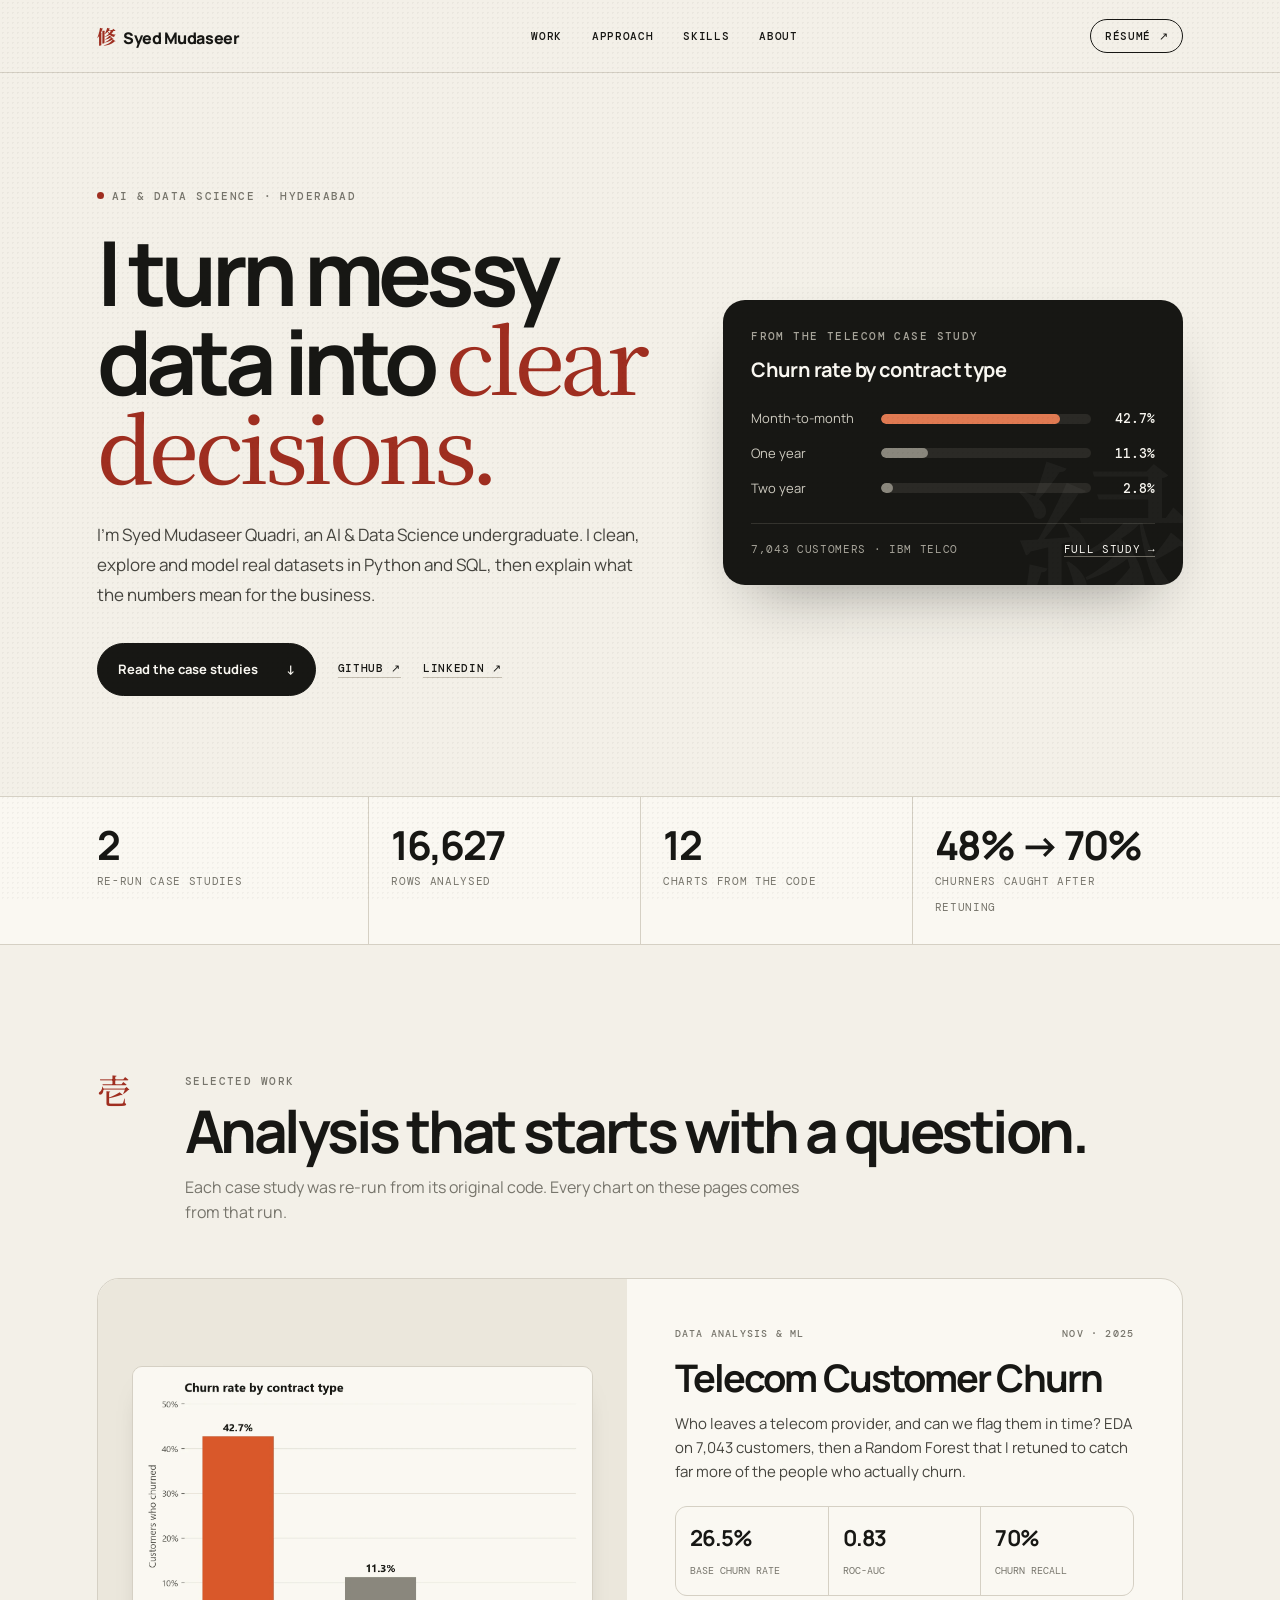
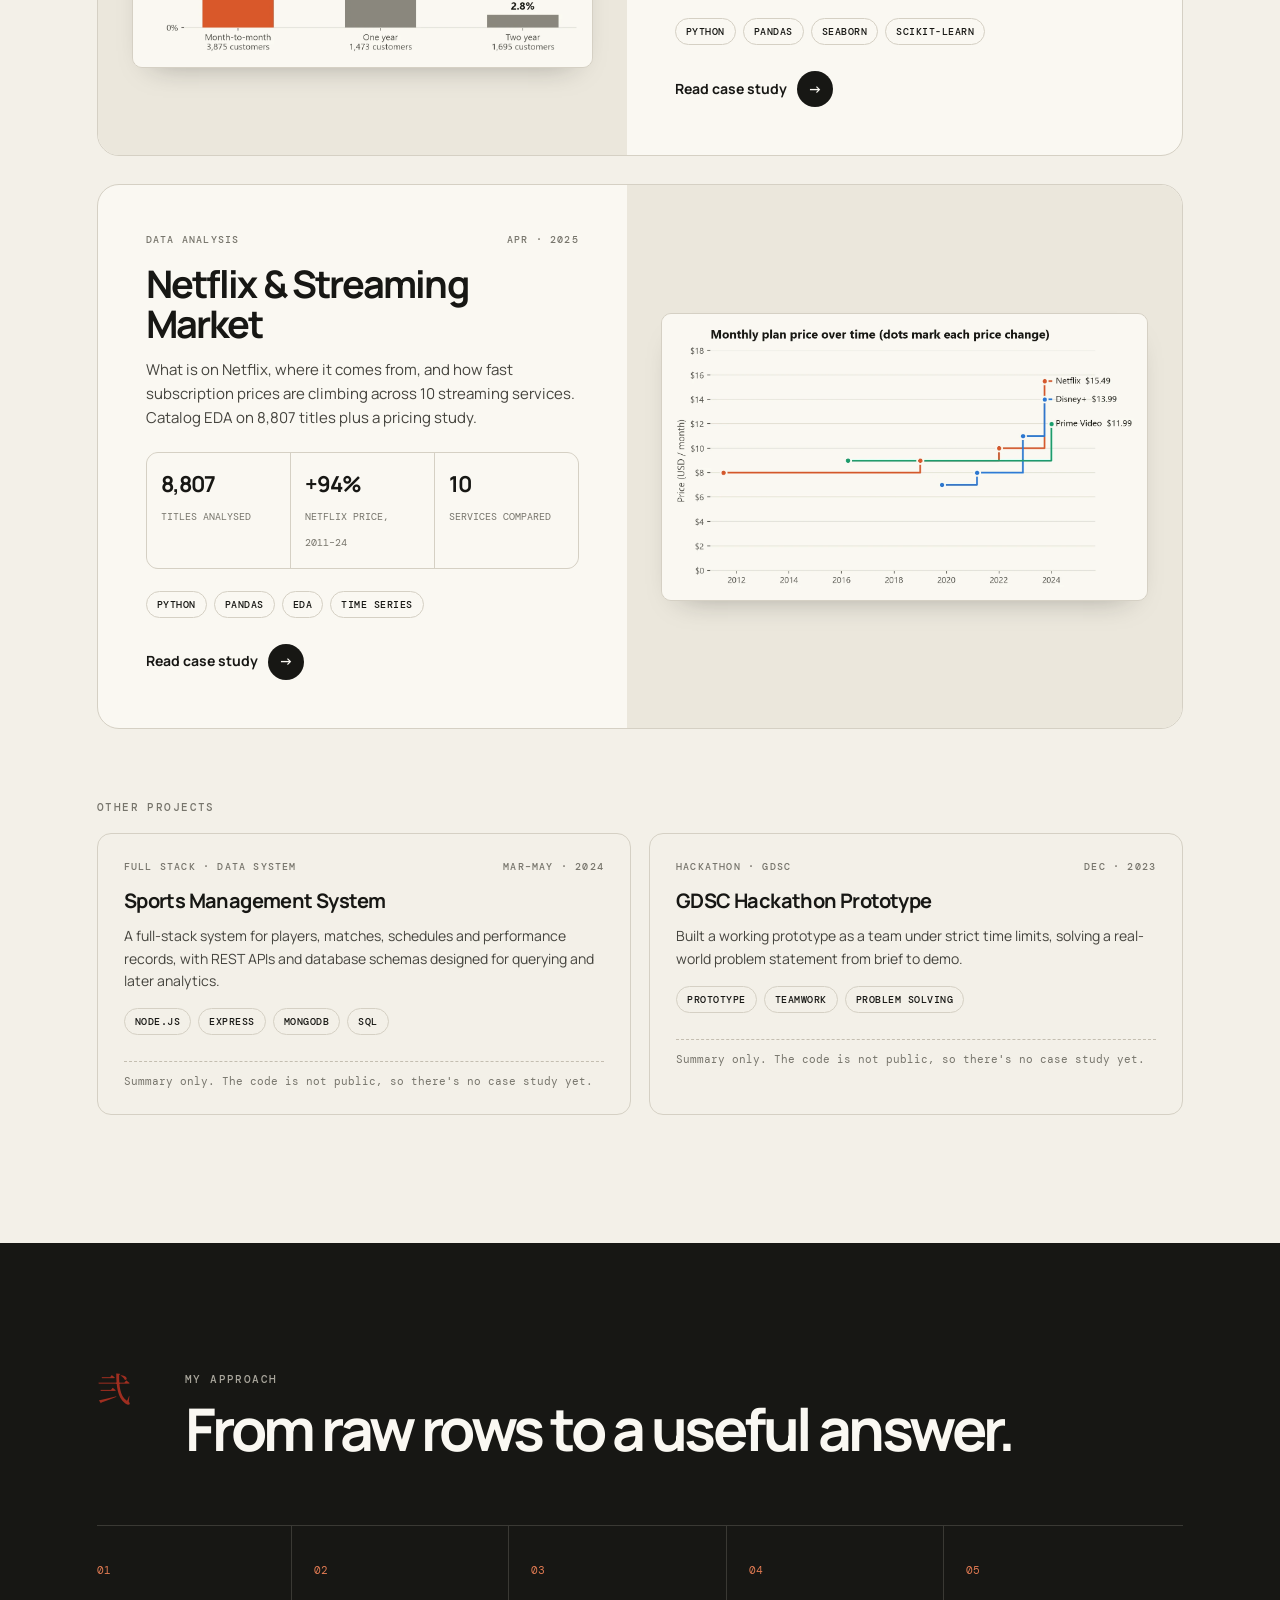
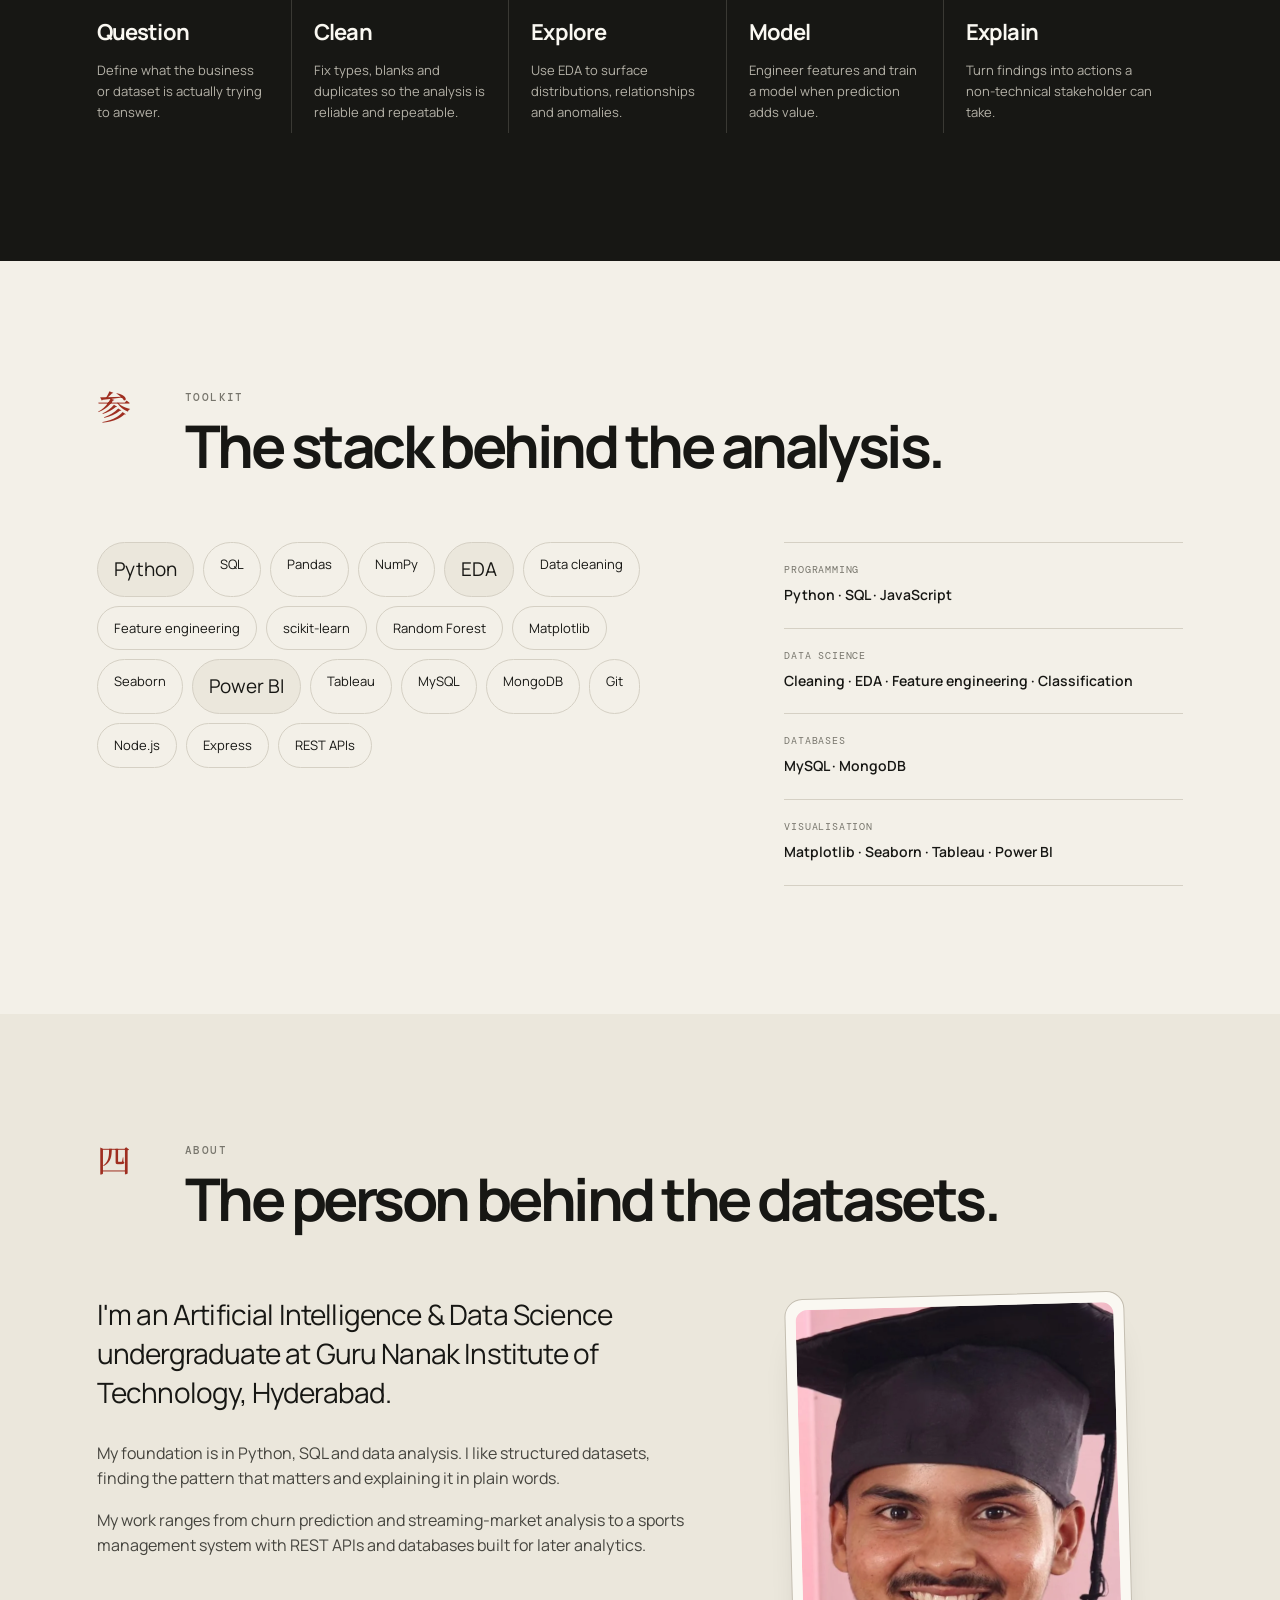
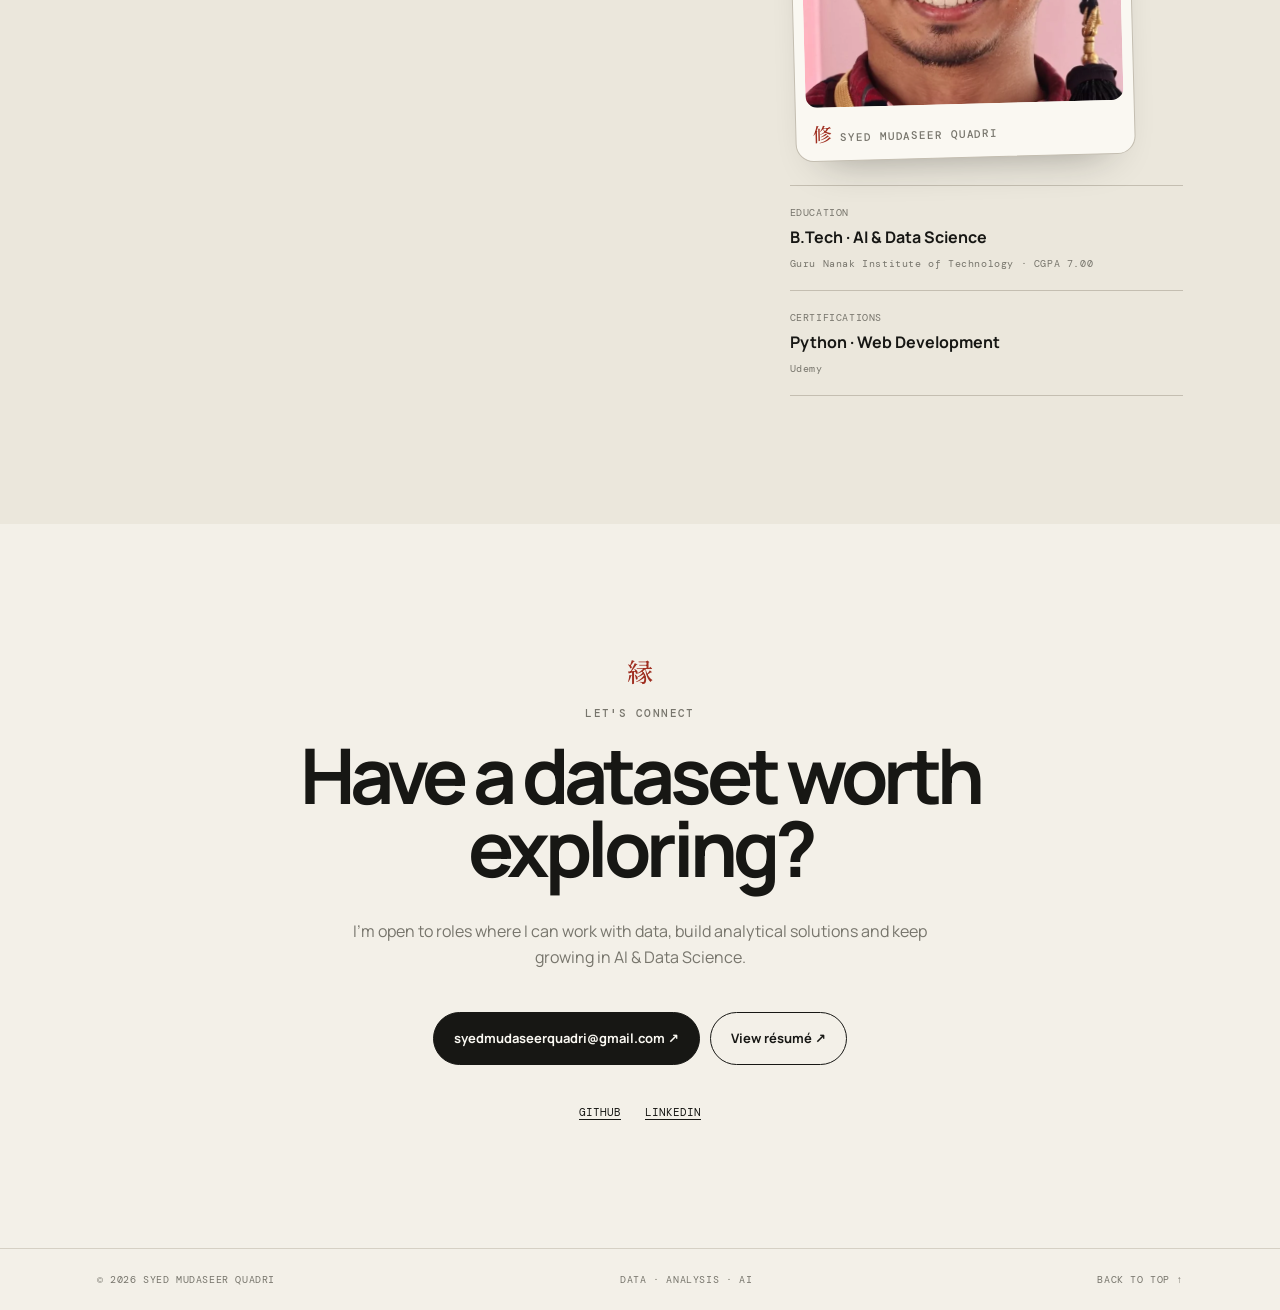
<file: index.html>
<!doctype html>
<html lang="en">
<head>
  <meta charset="utf-8">
  <meta name="viewport" content="width=device-width,initial-scale=1">
  <meta name="description" content="Syed Mudaseer Quadri, AI & Data Science undergraduate. Case studies in churn prediction and streaming-market analysis with Python, SQL and machine learning.">
  <title>Syed Mudaseer · Data Science</title>
  <link rel="preconnect" href="https://fonts.googleapis.com">
  <link rel="preconnect" href="https://fonts.gstatic.com" crossorigin>
  <link href="https://fonts.googleapis.com/css2?family=DM+Mono:wght@400;500&family=Manrope:wght@400;500;600;700;800&family=Noto+Serif+JP:wght@500;600&display=swap" rel="stylesheet">
  <link rel="stylesheet" href="style.css">
</head>
<body>
  <header class="nav">
    <div class="wrap">
      <a class="brand" href="#top"><span class="brand-mark">修</span>Syed Mudaseer</a>
      <nav class="nav-links" id="nav-links"><a href="#work">Work</a><a href="#approach">Approach</a><a href="#skills">Skills</a><a href="#about">About</a></nav>
      <a class="nav-cta" href="resume.html">Résumé ↗</a>
      <button class="menu-btn" aria-expanded="false" aria-controls="nav-links">Menu</button>
    </div>
  </header>

  <main id="top">
    <section class="wrap hero">
      <div>
        <div class="eyebrow"><span class="dot"></span>AI &amp; Data Science · Hyderabad</div>
        <h1>I turn messy data into <em>clear decisions.</em></h1>
        <p class="hero-text">I'm Syed Mudaseer Quadri, an AI &amp; Data Science undergraduate. I clean, explore and model real datasets in Python and SQL, then explain what the numbers mean for the business.</p>
        <div class="hero-actions">
          <a class="button button-dark" href="#work">Read the case studies <span>↓</span></a>
          <a class="text-link" href="https://github.com/SyedMudaseerQuadri" target="_blank" rel="noreferrer">GitHub ↗</a>
          <a class="text-link" href="https://www.linkedin.com/in/syed-mudaseer/" target="_blank" rel="noreferrer">LinkedIn ↗</a>
        </div>
      </div>
      <aside class="hero-panel" aria-label="A finding from the telecom churn case study">
        <div class="eyebrow">From the telecom case study</div>
        <div class="panel-title">Churn rate by contract type</div>
        <div class="bars">
          <div class="bar-row"><span>Month-to-month</span><div class="bar-track"><div class="bar-fill" style="width:85.4%"></div></div><b>42.7%</b></div>
          <div class="bar-row"><span>One year</span><div class="bar-track"><div class="bar-fill cool" style="width:22.6%;animation-delay:.15s"></div></div><b>11.3%</b></div>
          <div class="bar-row"><span>Two year</span><div class="bar-track"><div class="bar-fill cool" style="width:5.6%;animation-delay:.3s"></div></div><b>2.8%</b></div>
        </div>
        <div class="panel-foot"><span>7,043 customers · IBM Telco</span><a href="telecom-churn.html">Full study →</a></div>
      </aside>
    </section>

    <section class="stats" aria-label="Portfolio at a glance">
      <div class="wrap">
        <div class="stat"><strong>2</strong><span>Re-run case studies</span></div>
        <div class="stat"><strong>16,627</strong><span>Rows analysed</span></div>
        <div class="stat"><strong>12</strong><span>Charts from the code</span></div>
        <div class="stat"><strong>48% → 70%</strong><span>Churners caught after retuning</span></div>
      </div>
    </section>

    <section id="work" class="section">
      <div class="wrap">
        <div class="section-intro"><div class="section-number">壱</div><div><div class="eyebrow">Selected work</div><h2>Analysis that starts with a question.</h2><p>Each case study was re-run from its original code. Every chart on these pages comes from that run.</p></div></div>

        <div class="case-list">
          <a class="case-card reveal" href="telecom-churn.html">
            <div class="case-media"><img src="assets/telco/contract.webp" alt="Bar chart: churn rate is 42.7% for month-to-month contracts, 11.3% for one-year and 2.8% for two-year." width="1453" height="951" loading="lazy"></div>
            <div class="case-body">
              <div class="case-meta"><span>Data analysis &amp; ML</span><span>Nov · 2025</span></div>
              <h3>Telecom Customer Churn</h3>
              <p>Who leaves a telecom provider, and can we flag them in time? EDA on 7,043 customers, then a Random Forest that I retuned to catch far more of the people who actually churn.</p>
              <div class="case-kpis"><div><strong>26.5%</strong><span>Base churn rate</span></div><div><strong>0.83</strong><span>ROC-AUC</span></div><div><strong>70%</strong><span>Churn recall</span></div></div>
              <div class="tags"><span>Python</span><span>Pandas</span><span>Seaborn</span><span>scikit-learn</span></div>
              <span class="case-link">Read case study <i>→</i></span>
            </div>
          </a>

          <a class="case-card reveal" href="netflix-streaming.html">
            <div class="case-media"><img src="assets/netflix/prices.webp" alt="Step chart of monthly plan prices: Netflix rises from $7.99 to $15.49, Disney+ from $6.99 to $13.99, Prime Video from $8.99 to $11.99." width="1563" height="921" loading="lazy"></div>
            <div class="case-body">
              <div class="case-meta"><span>Data analysis</span><span>Apr · 2025</span></div>
              <h3>Netflix &amp; Streaming Market</h3>
              <p>What is on Netflix, where it comes from, and how fast subscription prices are climbing across 10 streaming services. Catalog EDA on 8,807 titles plus a pricing study.</p>
              <div class="case-kpis"><div><strong>8,807</strong><span>Titles analysed</span></div><div><strong>+94%</strong><span>Netflix price, 2011–24</span></div><div><strong>10</strong><span>Services compared</span></div></div>
              <div class="tags"><span>Python</span><span>Pandas</span><span>EDA</span><span>Time series</span></div>
              <span class="case-link">Read case study <i>→</i></span>
            </div>
          </a>
        </div>

        <div class="other-head eyebrow">Other projects</div>
        <div class="other-grid">
          <article class="other reveal">
            <div class="case-meta"><span>Full stack · Data system</span><span>Mar–May · 2024</span></div>
            <h4>Sports Management System</h4>
            <p>A full-stack system for players, matches, schedules and performance records, with REST APIs and database schemas designed for querying and later analytics.</p>
            <div class="tags"><span>Node.js</span><span>Express</span><span>MongoDB</span><span>SQL</span></div>
            <p class="note">Summary only. The code is not public, so there's no case study yet.</p>
          </article>
          <article class="other reveal">
            <div class="case-meta"><span>Hackathon · GDSC</span><span>Dec · 2023</span></div>
            <h4>GDSC Hackathon Prototype</h4>
            <p>Built a working prototype as a team under strict time limits, solving a real-world problem statement from brief to demo.</p>
            <div class="tags"><span>Prototype</span><span>Teamwork</span><span>Problem solving</span></div>
            <p class="note">Summary only. The code is not public, so there's no case study yet.</p>
          </article>
        </div>
      </div>
    </section>

    <section id="approach" class="section approach-section">
      <div class="wrap">
        <div class="section-intro"><div class="section-number">弐</div><div><div class="eyebrow">My approach</div><h2>From raw rows to a useful answer.</h2></div></div>
        <div class="process">
          <div class="process-step"><span>01</span><h3>Question</h3><p>Define what the business or dataset is actually trying to answer.</p></div>
          <div class="process-step"><span>02</span><h3>Clean</h3><p>Fix types, blanks and duplicates so the analysis is reliable and repeatable.</p></div>
          <div class="process-step"><span>03</span><h3>Explore</h3><p>Use EDA to surface distributions, relationships and anomalies.</p></div>
          <div class="process-step"><span>04</span><h3>Model</h3><p>Engineer features and train a model when prediction adds value.</p></div>
          <div class="process-step"><span>05</span><h3>Explain</h3><p>Turn findings into actions a non-technical stakeholder can take.</p></div>
        </div>
      </div>
    </section>

    <section id="skills" class="section">
      <div class="wrap">
        <div class="section-intro"><div class="section-number">参</div><div><div class="eyebrow">Toolkit</div><h2>The stack behind the analysis.</h2></div></div>
        <div class="skills-layout">
          <div class="skill-cloud"><span class="big">Python</span><span>SQL</span><span>Pandas</span><span>NumPy</span><span class="big">EDA</span><span>Data cleaning</span><span>Feature engineering</span><span>scikit-learn</span><span>Random Forest</span><span>Matplotlib</span><span>Seaborn</span><span class="big">Power BI</span><span>Tableau</span><span>MySQL</span><span>MongoDB</span><span>Git</span><span>Node.js</span><span>Express</span><span>REST APIs</span></div>
          <div class="skill-side">
            <div><span>PROGRAMMING</span><strong>Python · SQL · JavaScript</strong></div>
            <div><span>DATA SCIENCE</span><strong>Cleaning · EDA · Feature engineering · Classification</strong></div>
            <div><span>DATABASES</span><strong>MySQL · MongoDB</strong></div>
            <div><span>VISUALISATION</span><strong>Matplotlib · Seaborn · Tableau · Power BI</strong></div>
          </div>
        </div>
      </div>
    </section>

    <section id="about" class="section about-section">
      <div class="wrap">
        <div class="section-intro"><div class="section-number">四</div><div><div class="eyebrow">About</div><h2>The person behind the datasets.</h2></div></div>
        <div class="about-grid">
          <div class="about-copy">
            <p class="large">I'm an Artificial Intelligence &amp; Data Science undergraduate at Guru Nanak Institute of Technology, Hyderabad.</p>
            <p>My foundation is in Python, SQL and data analysis. I like structured datasets, finding the pattern that matters and explaining it in plain words.</p>
            <p>My work ranges from churn prediction and streaming-market analysis to a sports management system with REST APIs and databases built for later analytics.</p>
          </div>
          <div class="about-side">
          <figure class="portrait">
            <img src="assets/portrait.webp" alt="Syed Mudaseer Quadri smiling in a graduation cap" width="640" height="800" loading="lazy">
            <figcaption><span class="brand-mark">修</span>Syed Mudaseer Quadri</figcaption>
          </figure>
          <div class="facts">
            <div><span>EDUCATION</span><strong>B.Tech · AI &amp; Data Science</strong><small>Guru Nanak Institute of Technology · CGPA 7.00</small></div>
            <div><span>CERTIFICATIONS</span><strong>Python · Web Development</strong><small>Udemy</small></div>
          </div>
          </div>
        </div>
      </div>
    </section>

    <section class="section contact">
      <div class="wrap contact">
        <div class="contact-mark">縁</div>
        <div class="eyebrow">Let's connect</div>
        <h2>Have a dataset worth exploring?</h2>
        <p>I'm open to roles where I can work with data, build analytical solutions and keep growing in AI &amp; Data Science.</p>
        <div class="contact-actions"><a class="button button-dark" href="mailto:syedmudaseerquadri@gmail.com">syedmudaseerquadri@gmail.com ↗</a><a class="button button-light" href="resume.html">View résumé ↗</a></div>
        <div class="socials"><a href="https://github.com/SyedMudaseerQuadri" target="_blank" rel="noreferrer">GitHub</a><a href="https://www.linkedin.com/in/syed-mudaseer/" target="_blank" rel="noreferrer">LinkedIn</a></div>
      </div>
    </section>
  </main>
  <footer><div class="wrap"><span>© 2026 Syed Mudaseer Quadri</span><span>Data · Analysis · AI</span><a href="#top">Back to top ↑</a></div></footer>
  <script src="script.js"></script>
</body>
</html>
</file>
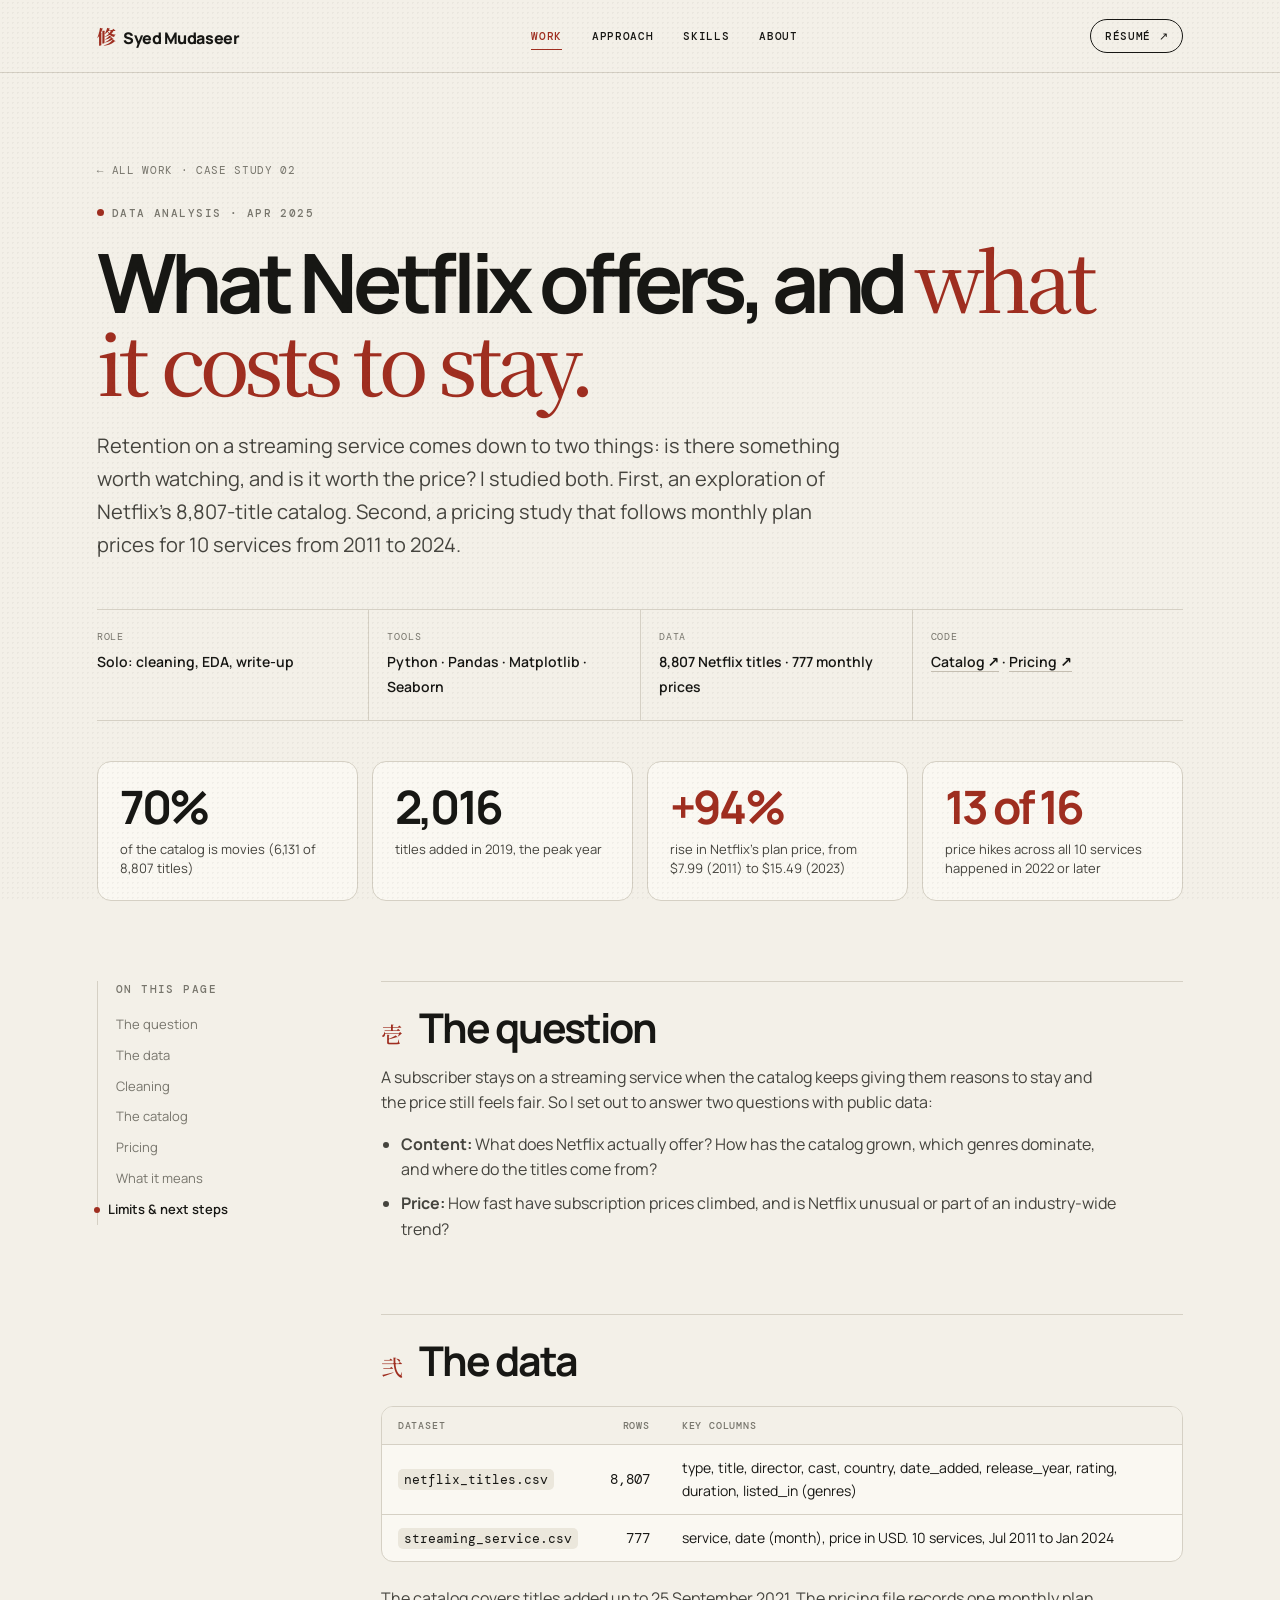
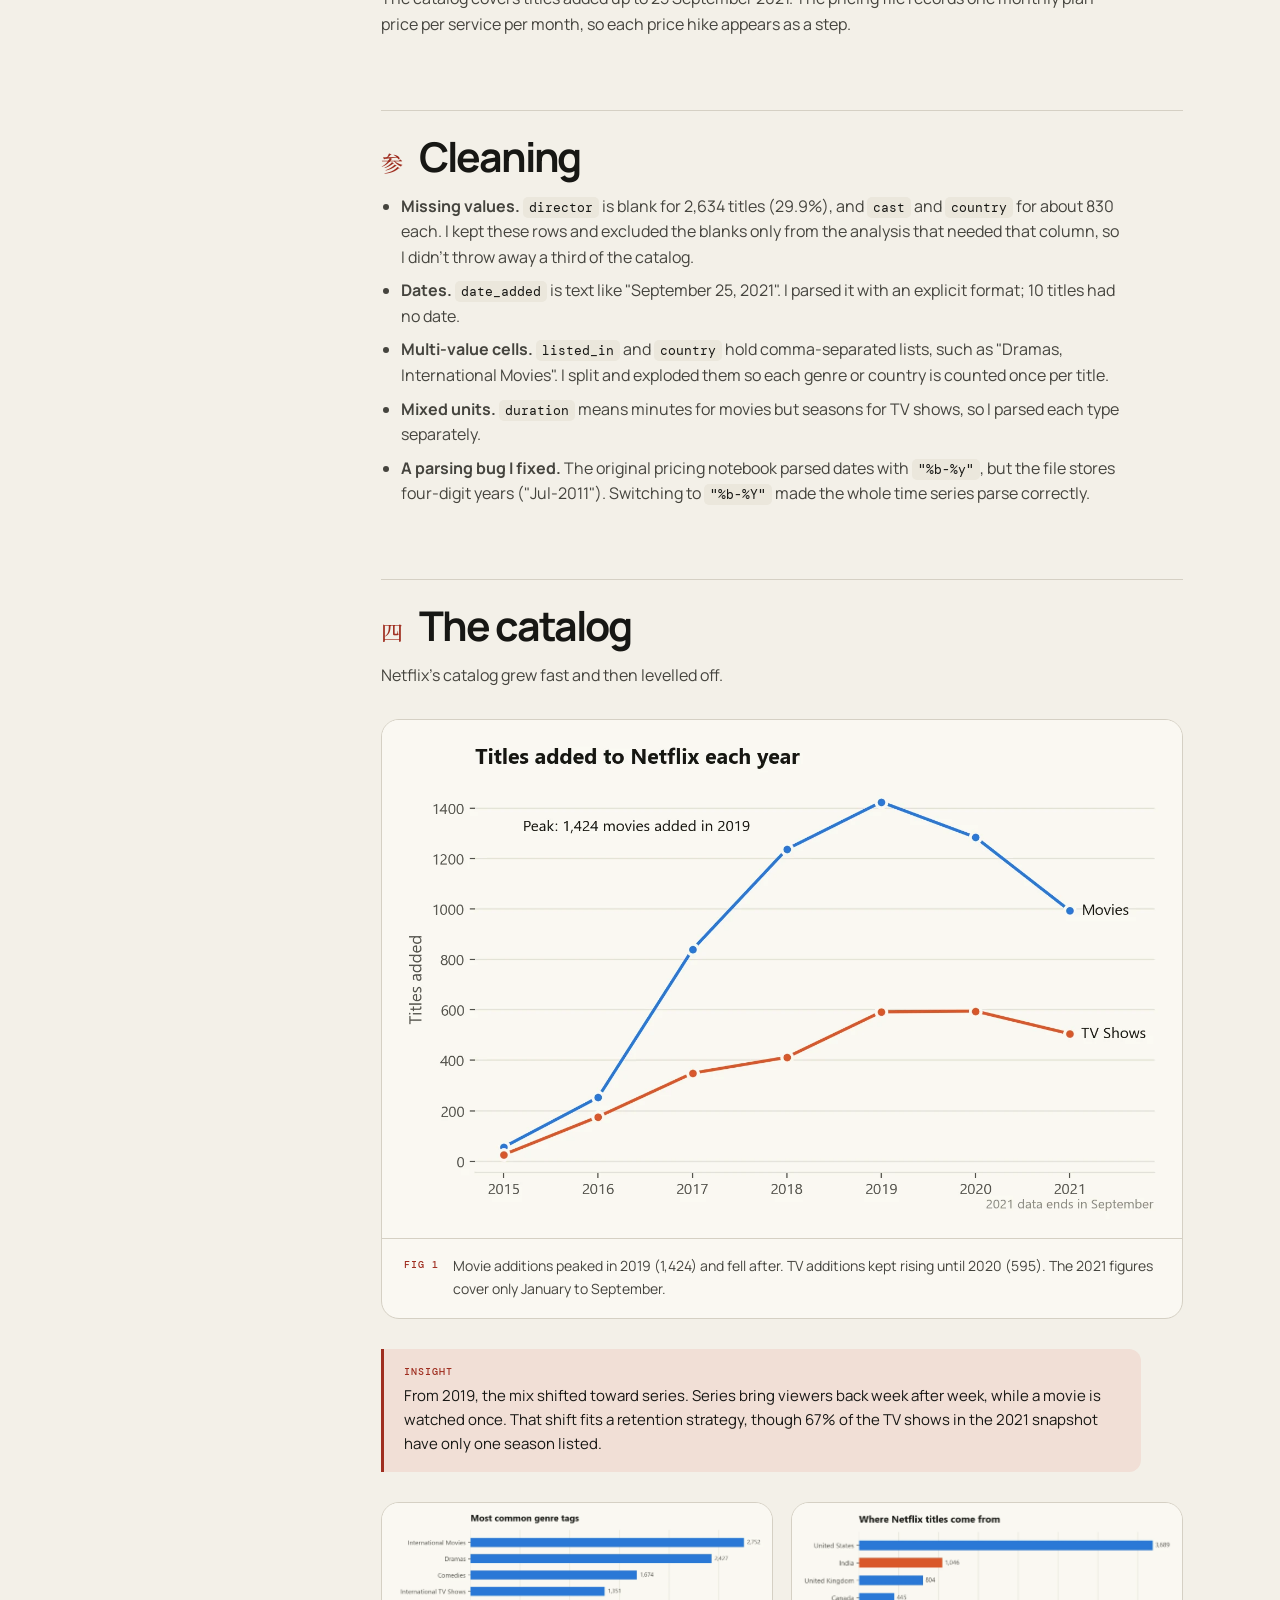
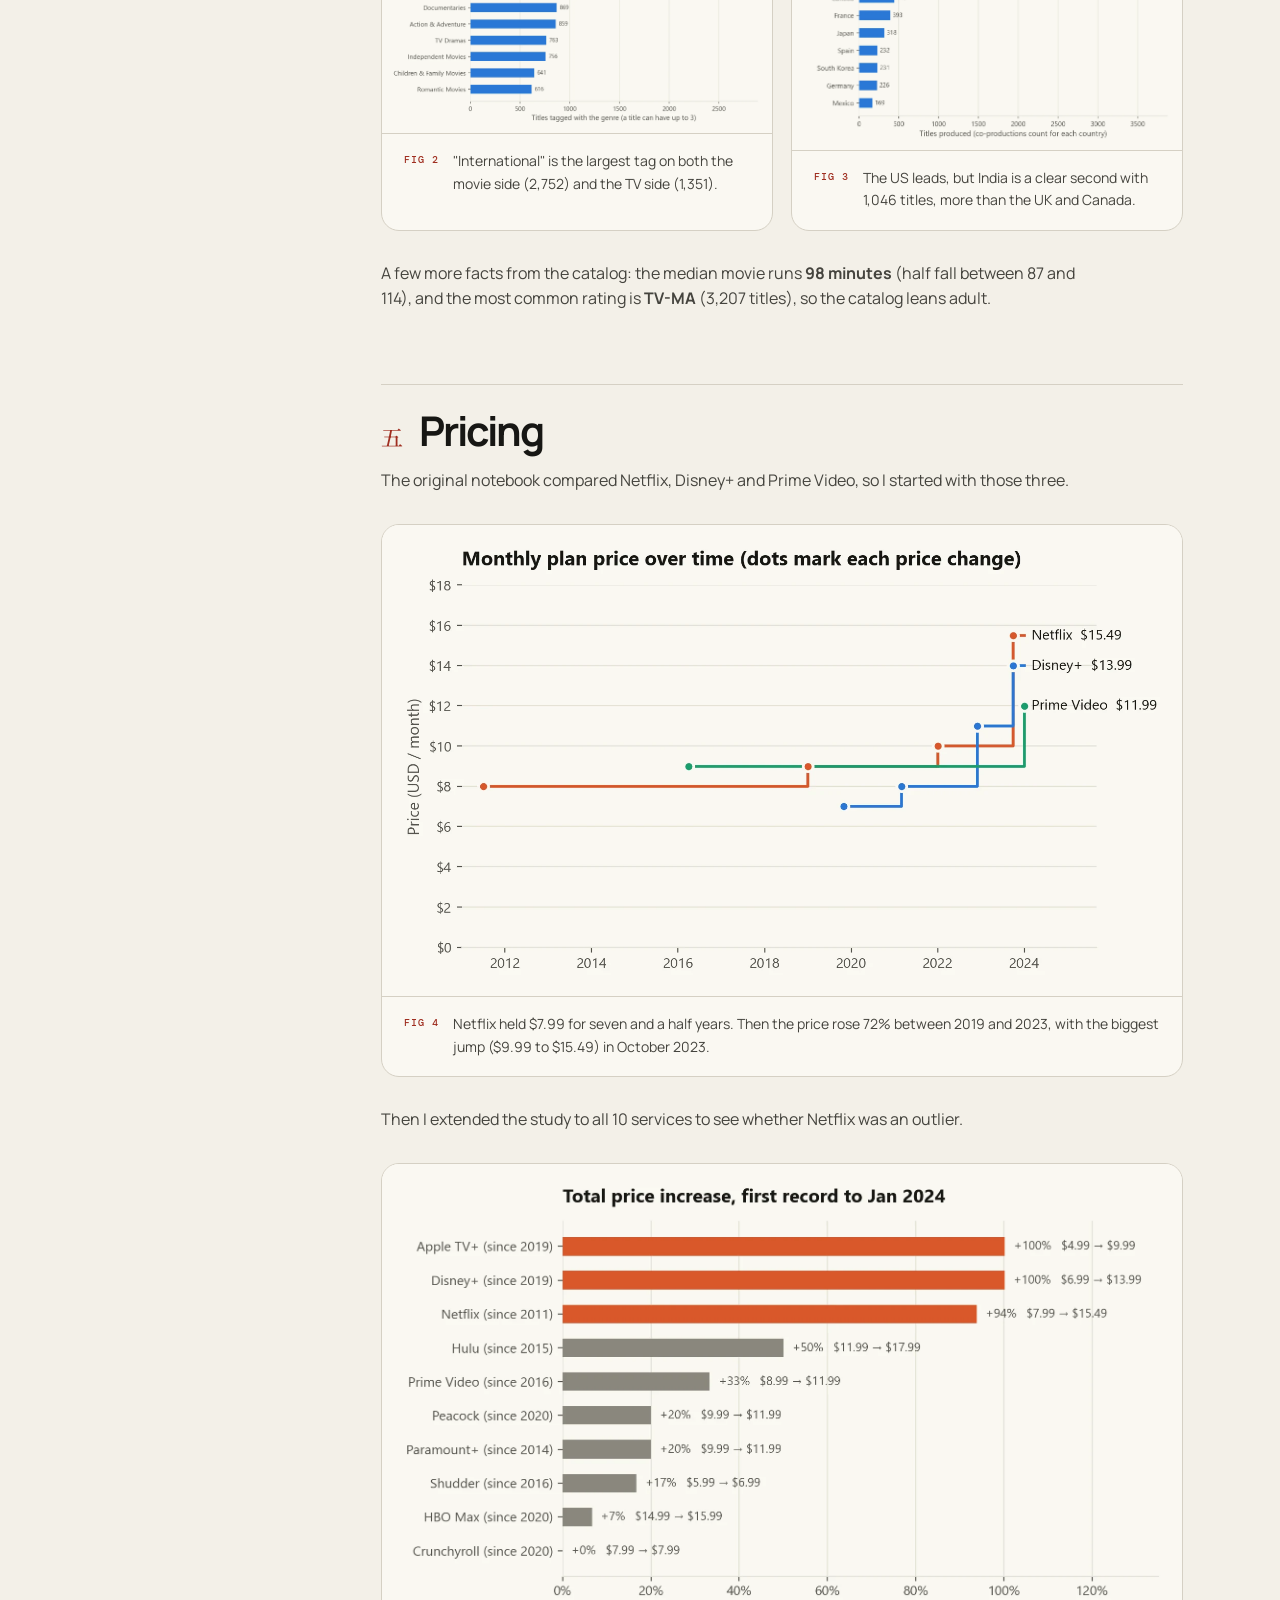
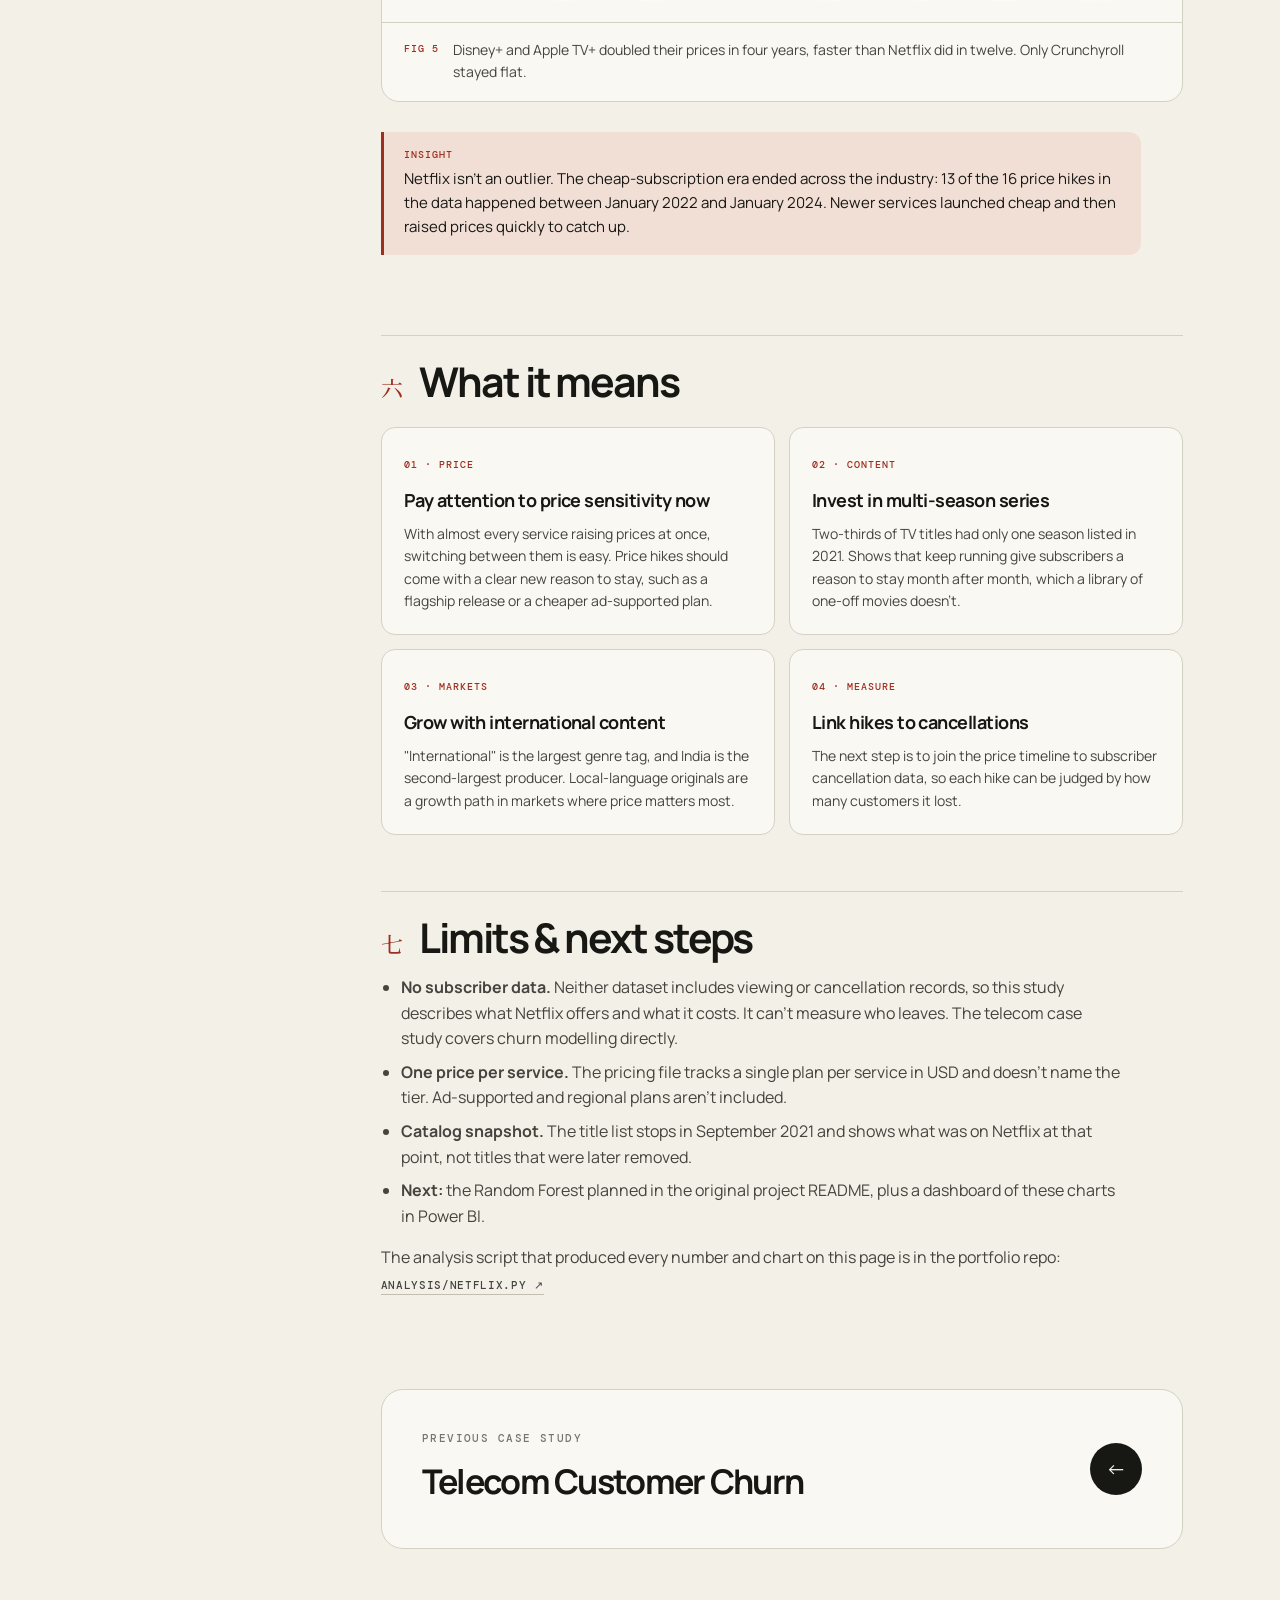
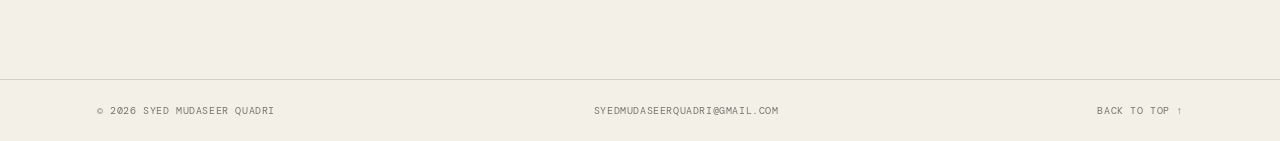
<file: netflix-streaming.html>
<!doctype html>
<html lang="en">
<head>
  <meta charset="utf-8">
  <meta name="viewport" content="width=device-width,initial-scale=1">
  <meta name="description" content="Case study: exploring Netflix's 8,807-title catalog and 13 years of subscription prices across 10 streaming services. By Syed Mudaseer Quadri.">
  <title>Streaming Market · Case Study</title>
  <link rel="preconnect" href="https://fonts.googleapis.com">
  <link rel="preconnect" href="https://fonts.gstatic.com" crossorigin>
  <link href="https://fonts.googleapis.com/css2?family=DM+Mono:wght@400;500&family=Manrope:wght@400;500;600;700;800&family=Noto+Serif+JP:wght@500;600&display=swap" rel="stylesheet">
  <link rel="stylesheet" href="style.css">
</head>
<body>
  <header class="nav">
    <div class="wrap">
      <a class="brand" href="index.html"><span class="brand-mark">修</span>Syed Mudaseer</a>
      <nav class="nav-links" id="nav-links"><a href="index.html#work" aria-current="page">Work</a><a href="index.html#approach">Approach</a><a href="index.html#skills">Skills</a><a href="index.html#about">About</a></nav>
      <a class="nav-cta" href="resume.html">Résumé ↗</a>
      <button class="menu-btn" aria-expanded="false" aria-controls="nav-links">Menu</button>
    </div>
  </header>

  <main>
    <section class="wrap cs-hero">
      <div class="crumbs"><a href="index.html#work">← All work</a> · Case study 02</div>
      <div class="eyebrow"><span class="dot"></span>Data analysis · Apr 2025</div>
      <h1>What Netflix offers, and <em>what it costs to stay.</em></h1>
      <p class="cs-lede">Retention on a streaming service comes down to two things: is there something worth watching, and is it worth the price? I studied both. First, an exploration of Netflix's 8,807-title catalog. Second, a pricing study that follows monthly plan prices for 10 services from 2011 to 2024.</p>

      <div class="cs-facts">
        <div><span>Role</span><strong>Solo: cleaning, EDA, write-up</strong></div>
        <div><span>Tools</span><strong>Python · Pandas · Matplotlib · Seaborn</strong></div>
        <div><span>Data</span><strong>8,807 Netflix titles · 777 monthly prices</strong></div>
        <div><span>Code</span><strong><a href="https://github.com/SyedMudaseerQuadri/Netflix_Tvshows-_prediction" target="_blank" rel="noreferrer">Catalog ↗</a> · <a href="https://github.com/SyedMudaseerQuadri/Streaming_princing_prediction" target="_blank" rel="noreferrer">Pricing ↗</a></strong></div>
      </div>

      <div class="headline-nums">
        <div class="num"><strong>70%</strong><span>of the catalog is movies (6,131 of 8,807 titles)</span></div>
        <div class="num"><strong>2,016</strong><span>titles added in 2019, the peak year</span></div>
        <div class="num"><strong class="hot">+94%</strong><span>rise in Netflix's plan price, from $7.99 (2011) to $15.49 (2023)</span></div>
        <div class="num"><strong class="hot">13 of 16</strong><span>price hikes across all 10 services happened in 2022 or later</span></div>
      </div>
    </section>

    <div class="wrap cs-layout">
      <nav class="toc" aria-label="On this page">
        <p class="eyebrow">On this page</p>
        <a href="#question">The question</a><a href="#data">The data</a><a href="#clean">Cleaning</a><a href="#catalog">The catalog</a><a href="#pricing">Pricing</a><a href="#recs">What it means</a><a href="#limits">Limits &amp; next steps</a>
      </nav>

      <article class="cs-body">
        <section class="beat" id="question">
          <div class="beat-head"><b>壱</b><h2>The question</h2></div>
          <p>A subscriber stays on a streaming service when the catalog keeps giving them reasons to stay and the price still feels fair. So I set out to answer two questions with public data:</p>
          <ul>
            <li><strong>Content:</strong> What does Netflix actually offer? How has the catalog grown, which genres dominate, and where do the titles come from?</li>
            <li><strong>Price:</strong> How fast have subscription prices climbed, and is Netflix unusual or part of an industry-wide trend?</li>
          </ul>
        </section>

        <section class="beat" id="data">
          <div class="beat-head"><b>弐</b><h2>The data</h2></div>
          <div class="table-wrap">
            <table>
              <thead><tr><th>Dataset</th><th class="n">Rows</th><th>Key columns</th></tr></thead>
              <tbody>
                <tr><td><code>netflix_titles.csv</code></td><td class="n">8,807</td><td>type, title, director, cast, country, date_added, release_year, rating, duration, listed_in (genres)</td></tr>
                <tr><td><code>streaming_service.csv</code></td><td class="n">777</td><td>service, date (month), price in USD. 10 services, Jul 2011 to Jan 2024</td></tr>
              </tbody>
            </table>
          </div>
          <p>The catalog covers titles added up to 25 September 2021. The pricing file records one monthly plan price per service per month, so each price hike appears as a step.</p>
        </section>

        <section class="beat" id="clean">
          <div class="beat-head"><b>参</b><h2>Cleaning</h2></div>
          <ul>
            <li><strong>Missing values.</strong> <code>director</code> is blank for 2,634 titles (29.9%), and <code>cast</code> and <code>country</code> for about 830 each. I kept these rows and excluded the blanks only from the analysis that needed that column, so I didn't throw away a third of the catalog.</li>
            <li><strong>Dates.</strong> <code>date_added</code> is text like "September 25, 2021". I parsed it with an explicit format; 10 titles had no date.</li>
            <li><strong>Multi-value cells.</strong> <code>listed_in</code> and <code>country</code> hold comma-separated lists, such as "Dramas, International Movies". I split and exploded them so each genre or country is counted once per title.</li>
            <li><strong>Mixed units.</strong> <code>duration</code> means minutes for movies but seasons for TV shows, so I parsed each type separately.</li>
            <li><strong>A parsing bug I fixed.</strong> The original pricing notebook parsed dates with <code>"%b-%y"</code>, but the file stores four-digit years ("Jul-2011"). Switching to <code>"%b-%Y"</code> made the whole time series parse correctly.</li>
          </ul>
        </section>

        <section class="beat" id="catalog">
          <div class="beat-head"><b>四</b><h2>The catalog</h2></div>
          <p>Netflix's catalog grew fast and then levelled off.</p>
          <figure class="figure">
            <button type="button" aria-label="Enlarge chart"><img src="assets/netflix/added.webp" alt="Line chart of titles added per year, 2015 to 2021. Movies rise from 56 to a peak of 1,424 in 2019, then fall to 993 in 2021. TV shows rise from 26 to about 595 in 2020." width="1460" height="946" loading="lazy"></button>
            <figcaption><b>Fig 1</b><span>Movie additions peaked in 2019 (1,424) and fell after. TV additions kept rising until 2020 (595). The 2021 figures cover only January to September.</span></figcaption>
          </figure>
          <div class="insight"><strong>Insight</strong><p>From 2019, the mix shifted toward series. Series bring viewers back week after week, while a movie is watched once. That shift fits a retention strategy, though 67% of the TV shows in the 2021 snapshot have only one season listed.</p></div>

          <div class="fig-pair">
            <figure class="figure">
              <button type="button" aria-label="Enlarge chart"><img src="assets/netflix/genres.webp" alt="Horizontal bar chart of the 10 most common genre tags. International Movies 2,752, Dramas 2,427, Comedies 1,674, International TV Shows 1,351, Documentaries 869." width="1684" height="993" loading="lazy"></button>
              <figcaption><b>Fig 2</b><span>"International" is the largest tag on both the movie side (2,752) and the TV side (1,351).</span></figcaption>
            </figure>
            <figure class="figure">
              <button type="button" aria-label="Enlarge chart"><img src="assets/netflix/countries.webp" alt="Horizontal bar chart of the top 10 producing countries. United States 3,689, India 1,046, United Kingdom 804, Canada 445, France 393." width="1569" height="993" loading="lazy"></button>
              <figcaption><b>Fig 3</b><span>The US leads, but India is a clear second with 1,046 titles, more than the UK and Canada.</span></figcaption>
            </figure>
          </div>
          <p>A few more facts from the catalog: the median movie runs <strong>98 minutes</strong> (half fall between 87 and 114), and the most common rating is <strong>TV-MA</strong> (3,207 titles), so the catalog leans adult.</p>
        </section>

        <section class="beat" id="pricing">
          <div class="beat-head"><b>五</b><h2>Pricing</h2></div>
          <p>The original notebook compared Netflix, Disney+ and Prime Video, so I started with those three.</p>
          <figure class="figure">
            <button type="button" aria-label="Enlarge chart"><img src="assets/netflix/prices.webp" alt="Step chart of monthly prices. Netflix stays at $7.99 from 2011 to 2019, then rises to $8.99, $9.99 and $15.49 by October 2023. Disney+ goes from $6.99 to $13.99 between 2019 and 2023. Prime Video goes from $8.99 to $11.99 in January 2024." width="1563" height="921" loading="lazy"></button>
            <figcaption><b>Fig 4</b><span>Netflix held $7.99 for seven and a half years. Then the price rose 72% between 2019 and 2023, with the biggest jump ($9.99 to $15.49) in October 2023.</span></figcaption>
          </figure>
          <p>Then I extended the study to all 10 services to see whether Netflix was an outlier.</p>
          <figure class="figure">
            <button type="button" aria-label="Enlarge chart"><img src="assets/netflix/increase.webp" alt="Horizontal bar chart of total price increase per service. Apple TV+ and Disney+ up 100%, Netflix up 94%, Hulu up 50%, Prime Video up 33%, Peacock and Paramount+ up 20%, Shudder up 17%, HBO Max up 7%, Crunchyroll unchanged." width="1665" height="953" loading="lazy"></button>
            <figcaption><b>Fig 5</b><span>Disney+ and Apple TV+ doubled their prices in four years, faster than Netflix did in twelve. Only Crunchyroll stayed flat.</span></figcaption>
          </figure>
          <div class="insight"><strong>Insight</strong><p>Netflix isn't an outlier. The cheap-subscription era ended across the industry: 13 of the 16 price hikes in the data happened between January 2022 and January 2024. Newer services launched cheap and then raised prices quickly to catch up.</p></div>
        </section>

        <section class="beat" id="recs">
          <div class="beat-head"><b>六</b><h2>What it means</h2></div>
          <div class="recs">
            <div class="rec"><span>01 · PRICE</span><h3>Pay attention to price sensitivity now</h3><p>With almost every service raising prices at once, switching between them is easy. Price hikes should come with a clear new reason to stay, such as a flagship release or a cheaper ad-supported plan.</p></div>
            <div class="rec"><span>02 · CONTENT</span><h3>Invest in multi-season series</h3><p>Two-thirds of TV titles had only one season listed in 2021. Shows that keep running give subscribers a reason to stay month after month, which a library of one-off movies doesn't.</p></div>
            <div class="rec"><span>03 · MARKETS</span><h3>Grow with international content</h3><p>"International" is the largest genre tag, and India is the second-largest producer. Local-language originals are a growth path in markets where price matters most.</p></div>
            <div class="rec"><span>04 · MEASURE</span><h3>Link hikes to cancellations</h3><p>The next step is to join the price timeline to subscriber cancellation data, so each hike can be judged by how many customers it lost.</p></div>
          </div>
        </section>

        <section class="beat" id="limits">
          <div class="beat-head"><b>七</b><h2>Limits &amp; next steps</h2></div>
          <ul>
            <li><strong>No subscriber data.</strong> Neither dataset includes viewing or cancellation records, so this study describes what Netflix offers and what it costs. It can't measure who leaves. The telecom case study covers churn modelling directly.</li>
            <li><strong>One price per service.</strong> The pricing file tracks a single plan per service in USD and doesn't name the tier. Ad-supported and regional plans aren't included.</li>
            <li><strong>Catalog snapshot.</strong> The title list stops in September 2021 and shows what was on Netflix at that point, not titles that were later removed.</li>
            <li><strong>Next:</strong> the Random Forest planned in the original project README, plus a dashboard of these charts in Power BI.</li>
          </ul>
          <p>The analysis script that produced every number and chart on this page is in the portfolio repo: <a class="text-link" href="https://github.com/SyedMudaseerQuadri/data-science-portfolio/tree/main/analysis" target="_blank" rel="noreferrer">analysis/netflix.py ↗</a></p>
        </section>

        <a class="next-case" href="telecom-churn.html"><div><div class="eyebrow">Previous case study</div><h3>Telecom Customer Churn</h3></div><i>←</i></a>
      </article>
    </div>
  </main>
  <footer><div class="wrap"><span>© 2026 Syed Mudaseer Quadri</span><a href="mailto:syedmudaseerquadri@gmail.com">syedmudaseerquadri@gmail.com</a><a href="#">Back to top ↑</a></div></footer>
  <script src="script.js"></script>
</body>
</html>
</file>
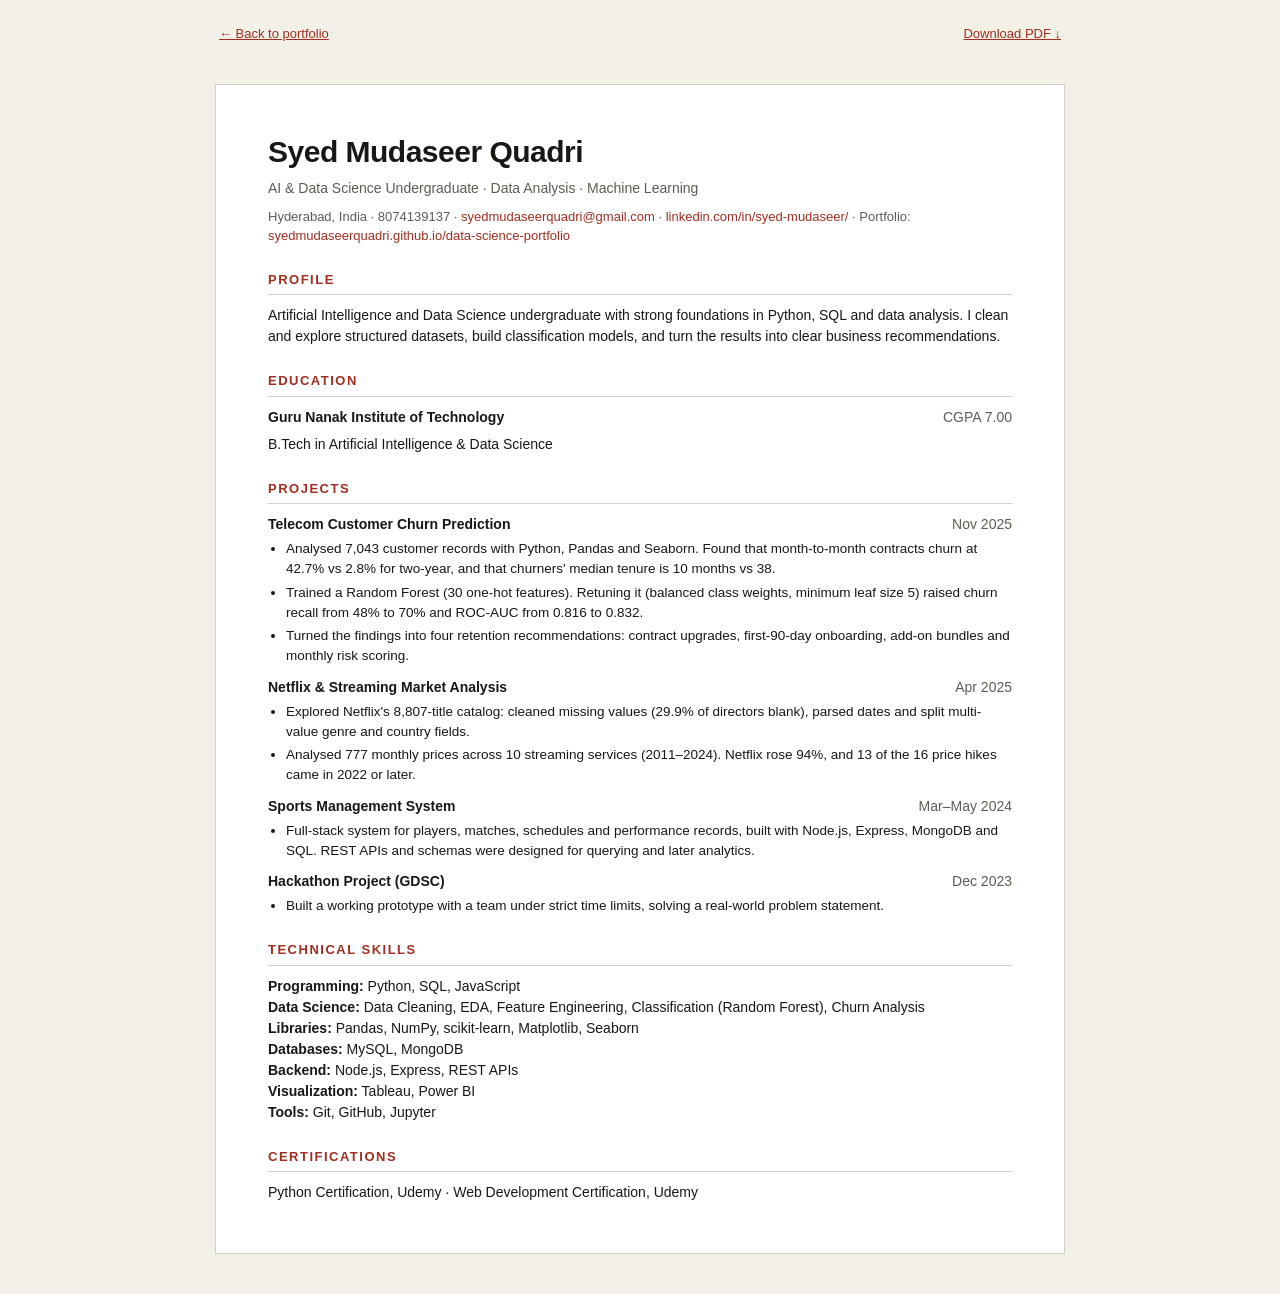
<file: resume.html>
<!doctype html>
<html lang="en">
<head>
<meta charset="utf-8">
<meta name="viewport" content="width=device-width,initial-scale=1">
<title>Syed Mudaseer · Résumé</title>
<style>
  :root{--ink:#171714;--muted:#5e5b52;--line:#d5d0c4;--accent:#9f2e20;--paper:#f3f0e8}
  *{box-sizing:border-box}
  body{font-family:Arial,Helvetica,sans-serif;margin:0;background:var(--paper);color:var(--ink);line-height:1.5}
  .page{max-width:850px;margin:40px auto;padding:44px 52px;background:#fff;border:1px solid var(--line)}
  .bar{max-width:850px;margin:24px auto 0;display:flex;justify-content:space-between;gap:12px;padding:0 4px;font-size:13px}
  .bar a{color:var(--accent)}
  h1{font-size:30px;margin:0 0 4px;letter-spacing:-.5px}
  .title{font-size:14px;color:var(--muted);margin-bottom:8px}
  .contact{font-size:13px;color:var(--muted)}
  .contact a{color:var(--accent);text-decoration:none}
  h2{font-size:13px;text-transform:uppercase;letter-spacing:1.5px;color:var(--accent);border-bottom:1px solid var(--line);padding-bottom:5px;margin:24px 0 10px}
  p{margin:6px 0;font-size:14px}
  .item{margin:10px 0}
  .item-head{display:flex;justify-content:space-between;gap:12px;font-size:14px}
  .item-head span{color:var(--muted);white-space:nowrap}
  ul{margin:4px 0 0;padding-left:18px}
  li{font-size:13.5px;margin:3px 0}
  a{color:var(--accent)}
  @media(max-width:640px){.page{margin:16px;padding:24px 20px}.bar{padding:0 16px}.item-head{flex-direction:column;gap:0}}
  @media print{@page{size:A4;margin:11mm 13mm}body{background:#fff;line-height:1.38}.page{margin:0;padding:0;border:0;max-width:none}.bar{display:none}
    h1{font-size:25px}h2{margin:13px 0 6px;font-size:11.5px}p,.item-head{font-size:12.5px;margin:3px 0}li{font-size:12px;margin:2px 0}.item{margin:6px 0}.contact,.title{font-size:12px}}
</style>
</head>
<body>
<div class="bar"><a href="index.html">← Back to portfolio</a><a href="resume.pdf" download>Download PDF ↓</a></div>
<main class="page">
  <h1>Syed Mudaseer Quadri</h1>
  <div class="title">AI &amp; Data Science Undergraduate · Data Analysis · Machine Learning</div>
  <div class="contact">Hyderabad, India · 8074139137 · <a href="mailto:syedmudaseerquadri@gmail.com">syedmudaseerquadri@gmail.com</a> · <a href="https://www.linkedin.com/in/syed-mudaseer/">linkedin.com/in/syed-mudaseer/</a> · Portfolio: <a href="https://syedmudaseerquadri.github.io/data-science-portfolio/">syedmudaseerquadri.github.io/data-science-portfolio</a></div>

  <h2>Profile</h2>
  <p>Artificial Intelligence and Data Science undergraduate with strong foundations in Python, SQL and data analysis. I clean and explore structured datasets, build classification models, and turn the results into clear business recommendations.</p>

  <h2>Education</h2>
  <div class="item"><div class="item-head"><b>Guru Nanak Institute of Technology</b><span>CGPA 7.00</span></div><p>B.Tech in Artificial Intelligence &amp; Data Science</p></div>

  <h2>Projects</h2>
  <div class="item">
    <div class="item-head"><b>Telecom Customer Churn Prediction</b><span>Nov 2025</span></div>
    <ul>
      <li>Analysed 7,043 customer records with Python, Pandas and Seaborn. Found that month-to-month contracts churn at 42.7% vs 2.8% for two-year, and that churners' median tenure is 10 months vs 38.</li>
      <li>Trained a Random Forest (30 one-hot features). Retuning it (balanced class weights, minimum leaf size 5) raised churn recall from 48% to 70% and ROC-AUC from 0.816 to 0.832.</li>
      <li>Turned the findings into four retention recommendations: contract upgrades, first-90-day onboarding, add-on bundles and monthly risk scoring.</li>
    </ul>
  </div>
  <div class="item">
    <div class="item-head"><b>Netflix &amp; Streaming Market Analysis</b><span>Apr 2025</span></div>
    <ul>
      <li>Explored Netflix's 8,807-title catalog: cleaned missing values (29.9% of directors blank), parsed dates and split multi-value genre and country fields.</li>
      <li>Analysed 777 monthly prices across 10 streaming services (2011–2024). Netflix rose 94%, and 13 of the 16 price hikes came in 2022 or later.</li>
    </ul>
  </div>
  <div class="item">
    <div class="item-head"><b>Sports Management System</b><span>Mar–May 2024</span></div>
    <ul><li>Full-stack system for players, matches, schedules and performance records, built with Node.js, Express, MongoDB and SQL. REST APIs and schemas were designed for querying and later analytics.</li></ul>
  </div>
  <div class="item">
    <div class="item-head"><b>Hackathon Project (GDSC)</b><span>Dec 2023</span></div>
    <ul><li>Built a working prototype with a team under strict time limits, solving a real-world problem statement.</li></ul>
  </div>

  <h2>Technical Skills</h2>
  <p><b>Programming:</b> Python, SQL, JavaScript<br>
  <b>Data Science:</b> Data Cleaning, EDA, Feature Engineering, Classification (Random Forest), Churn Analysis<br>
  <b>Libraries:</b> Pandas, NumPy, scikit-learn, Matplotlib, Seaborn<br>
  <b>Databases:</b> MySQL, MongoDB<br>
  <b>Backend:</b> Node.js, Express, REST APIs<br>
  <b>Visualization:</b> Tableau, Power BI<br>
  <b>Tools:</b> Git, GitHub, Jupyter</p>

  <h2>Certifications</h2>
  <p>Python Certification, Udemy · Web Development Certification, Udemy</p>
</main>
</body>
</html>
</file>
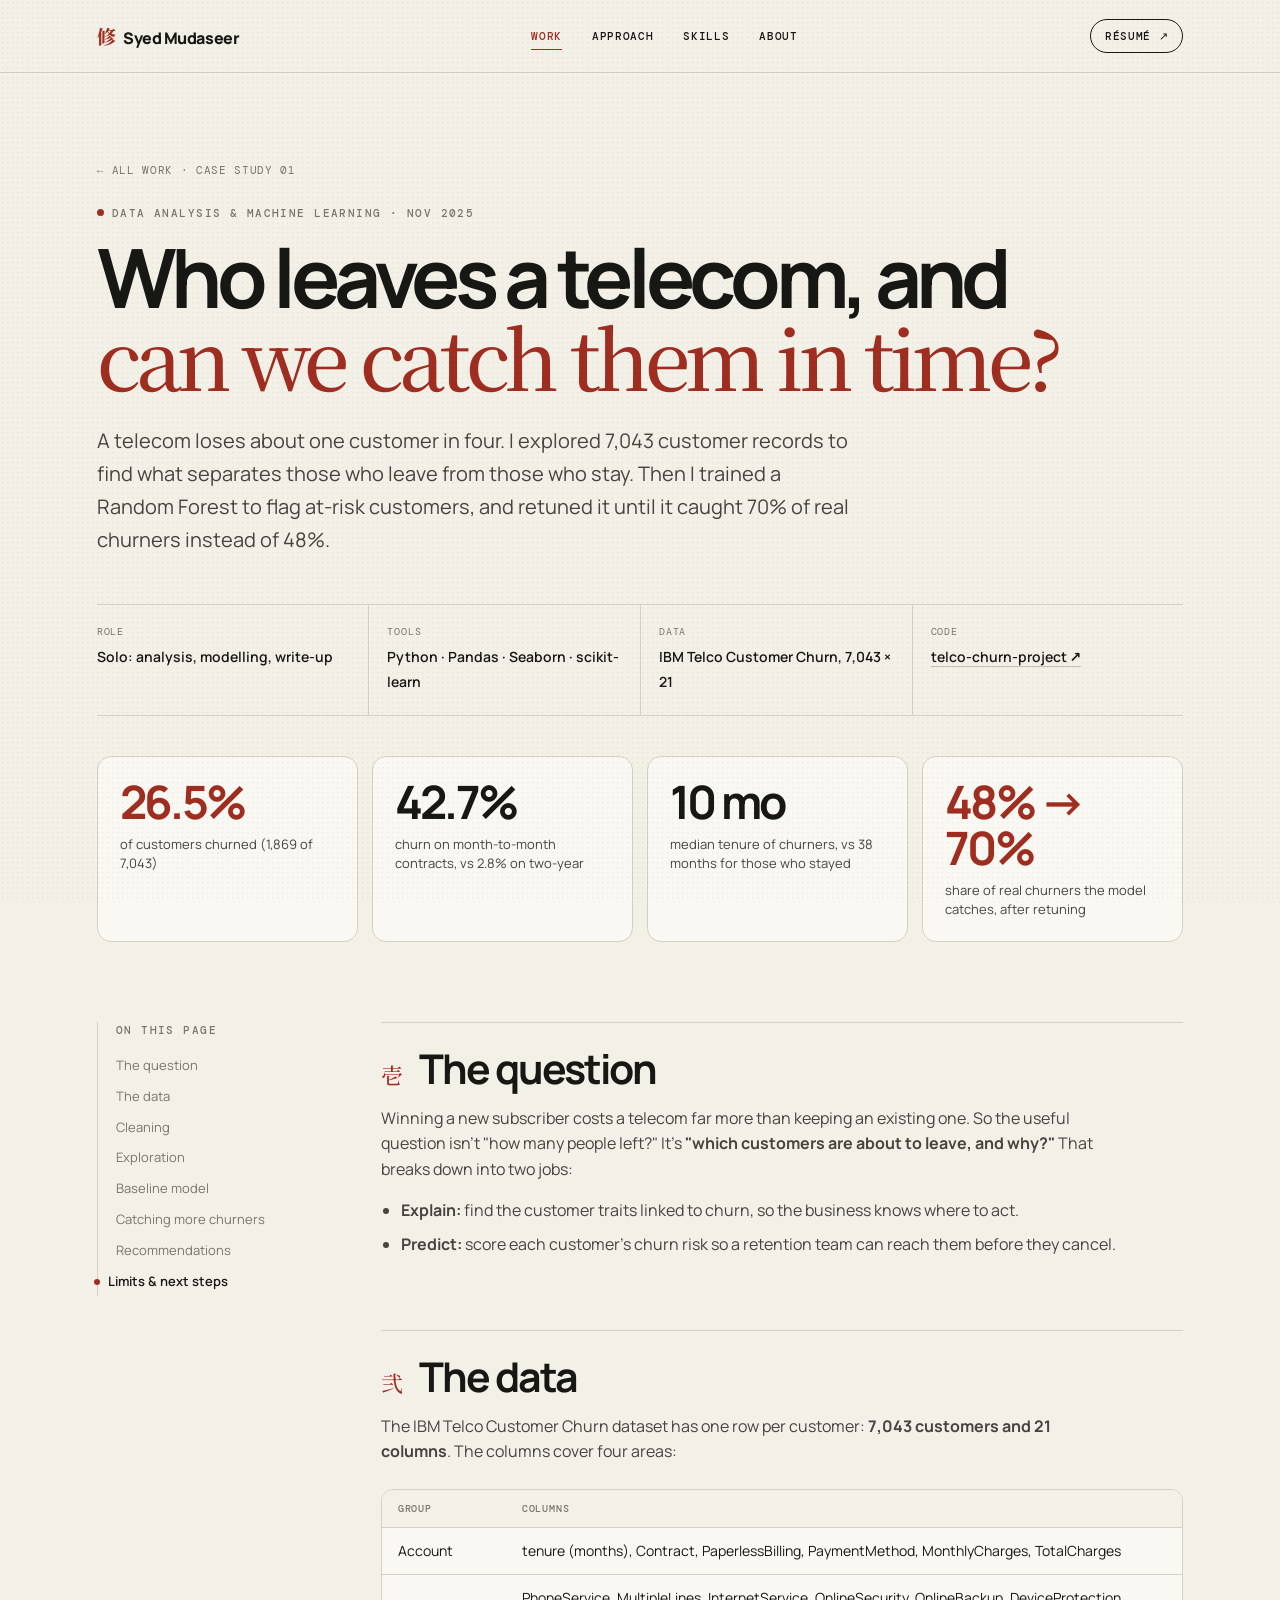
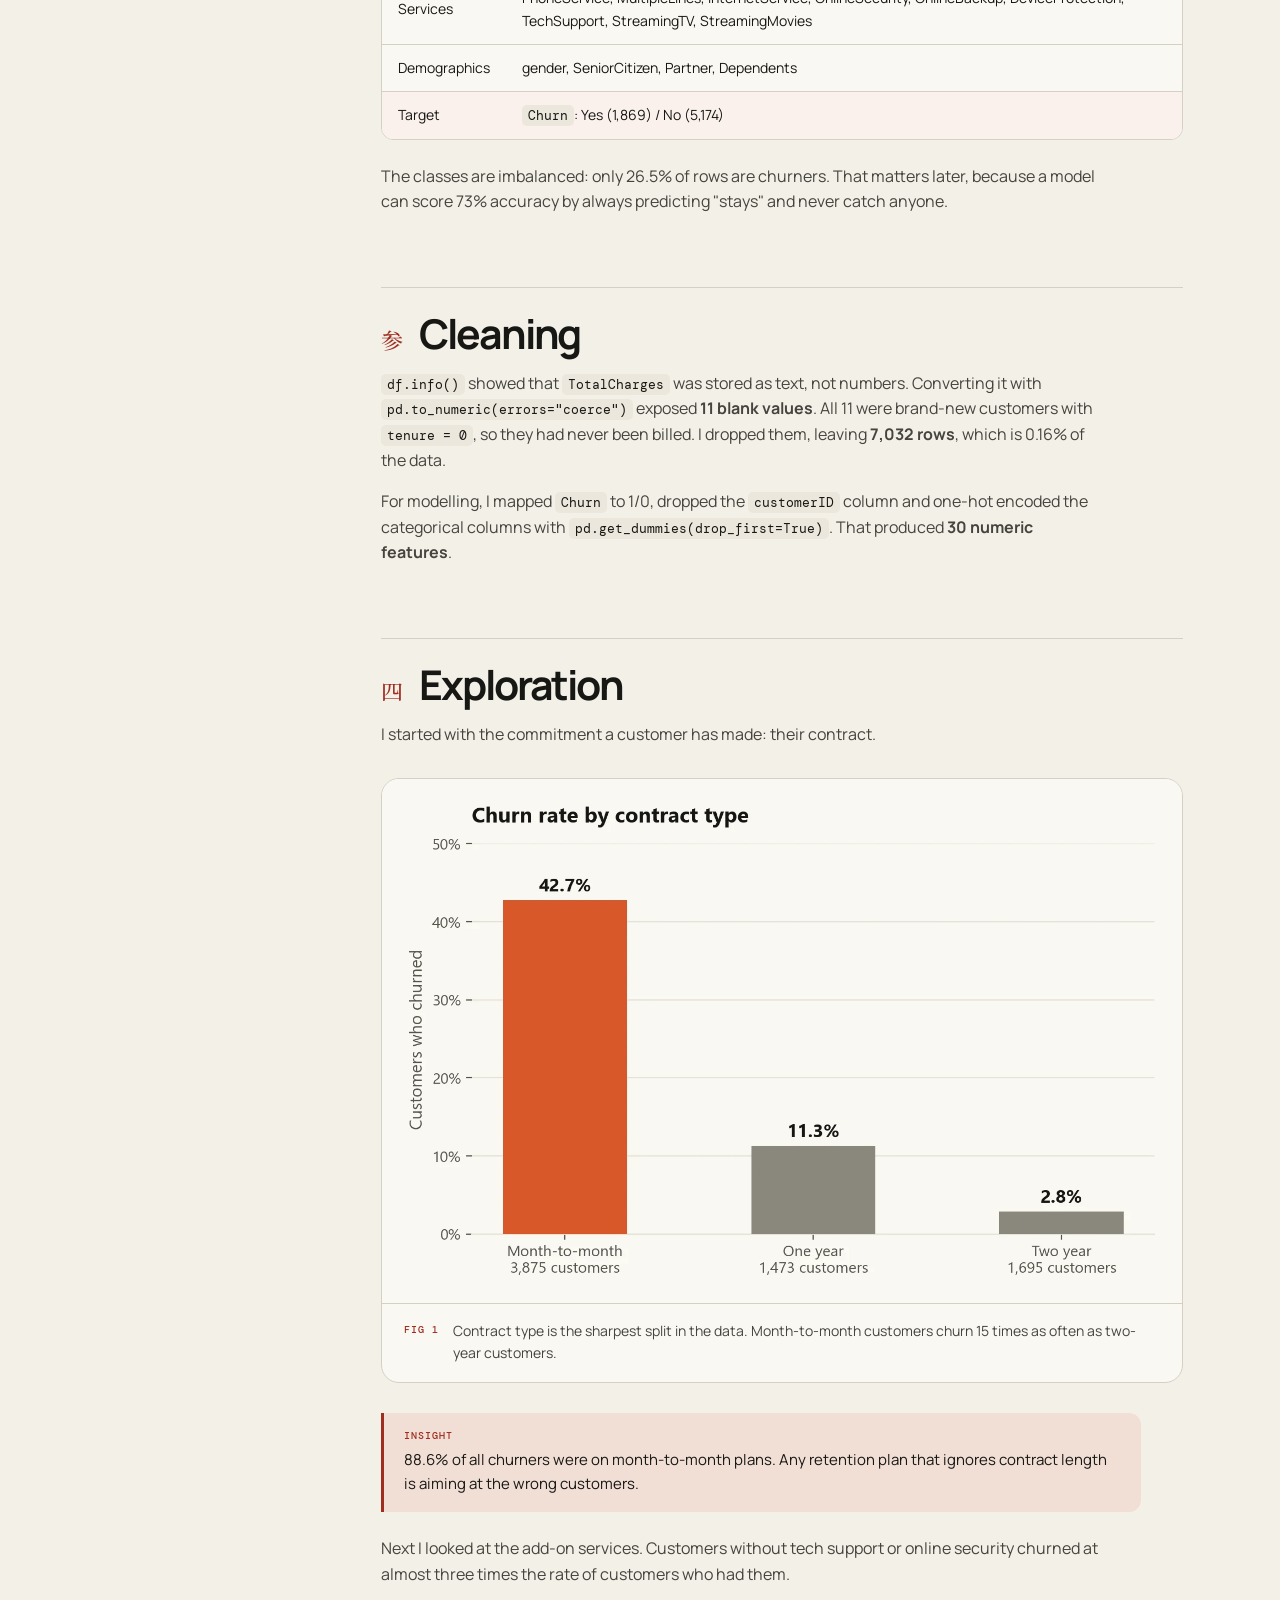
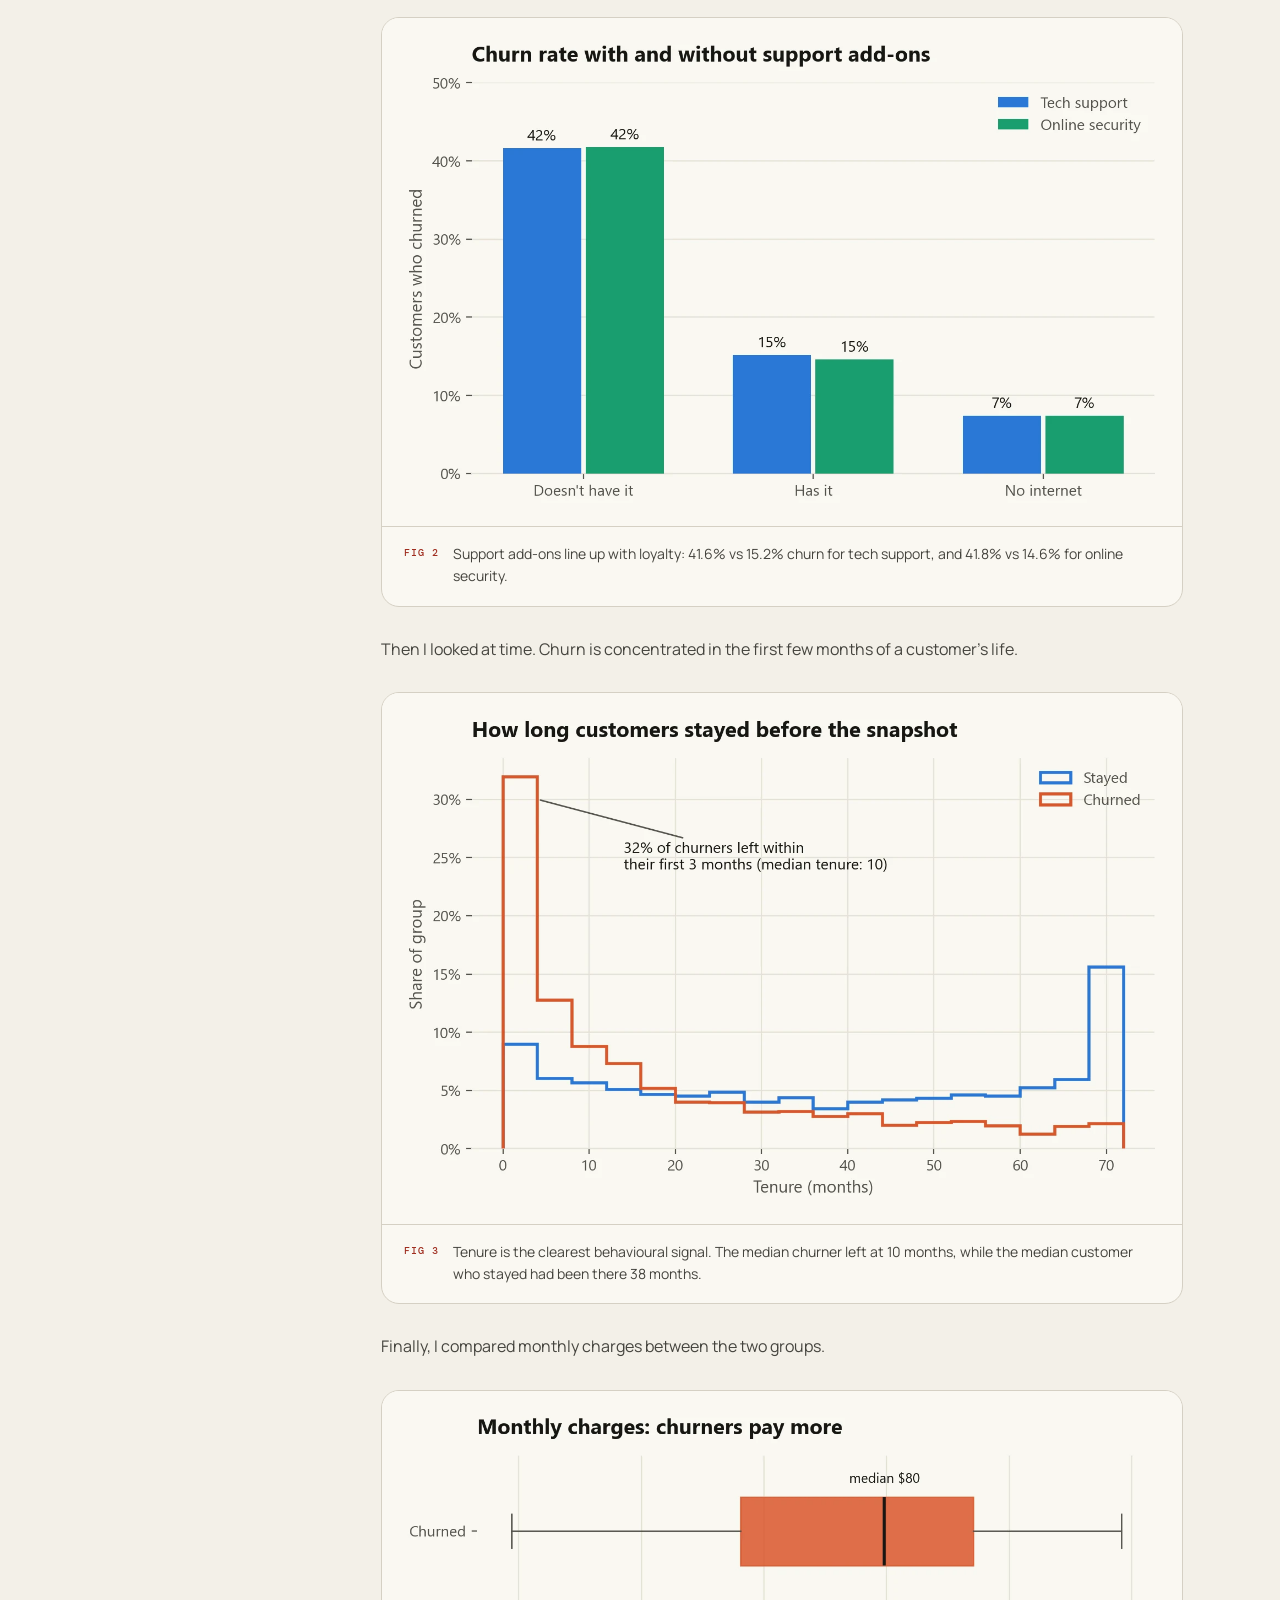
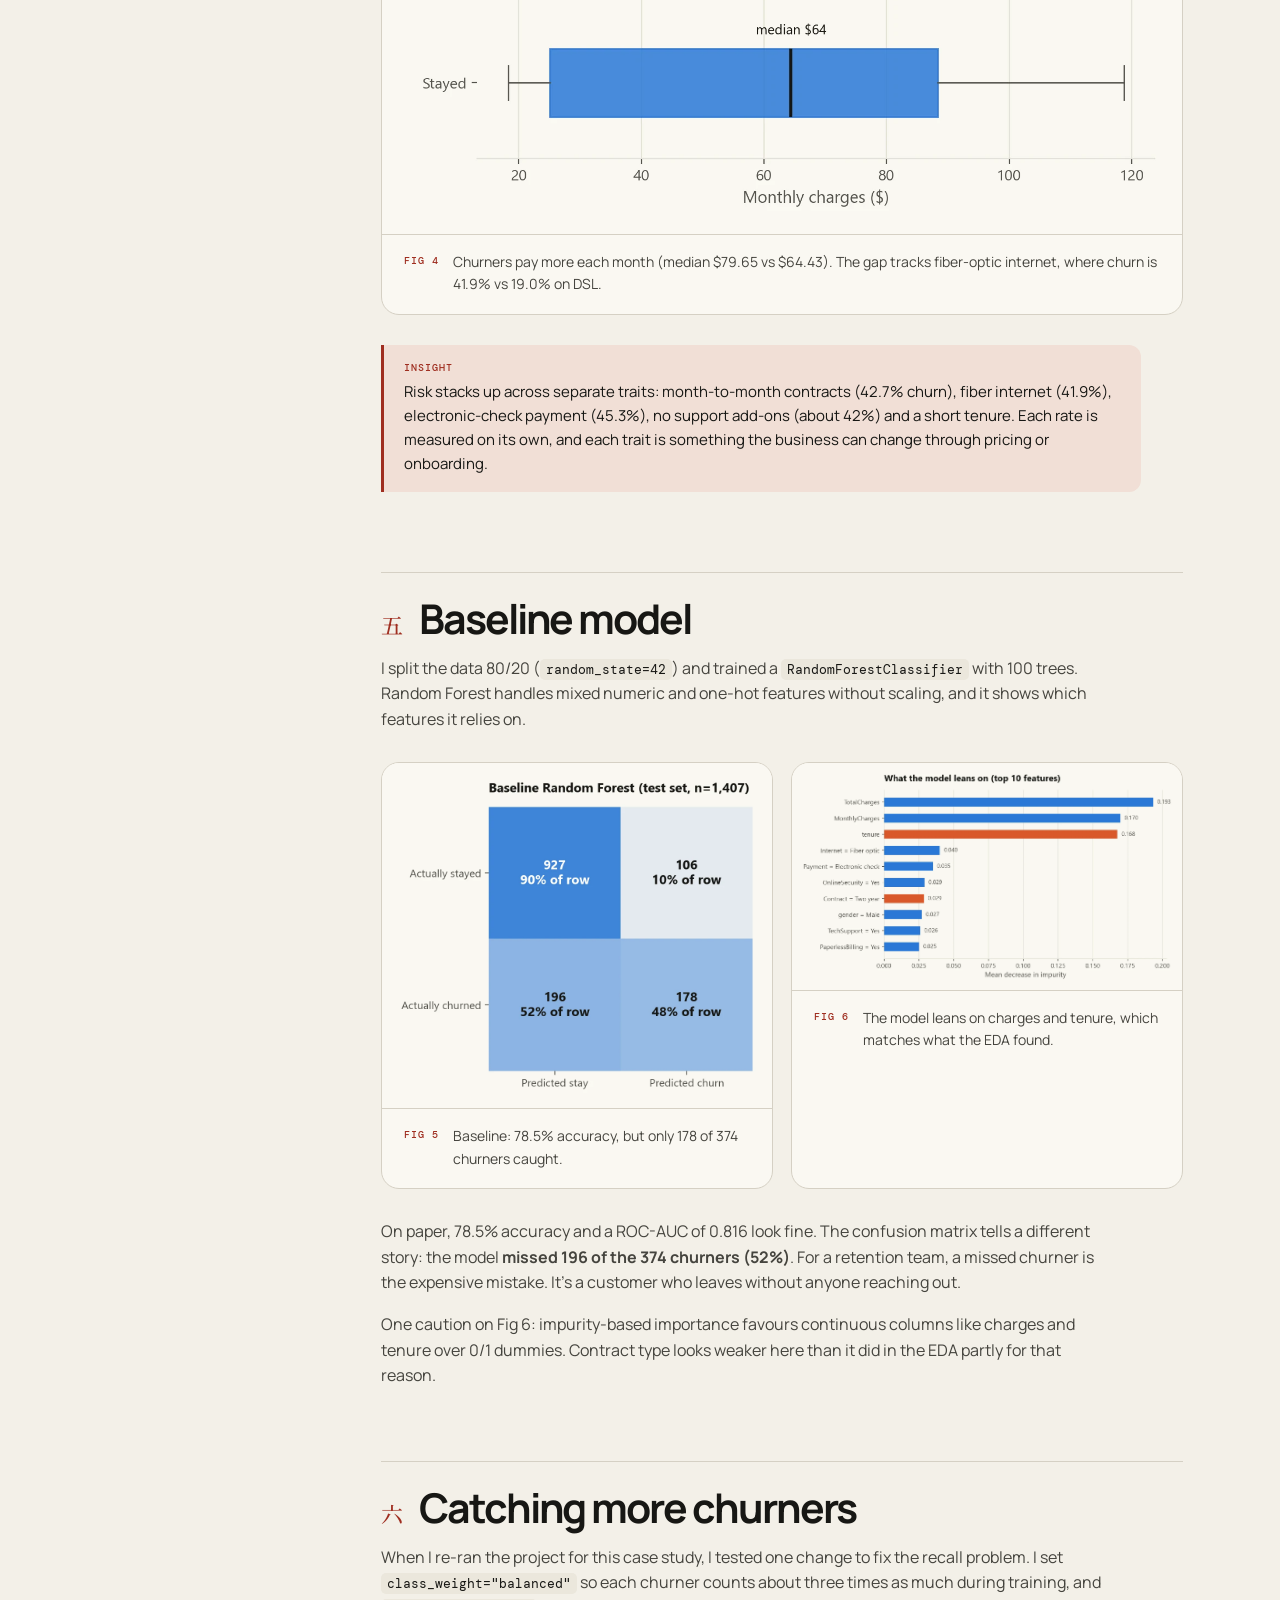
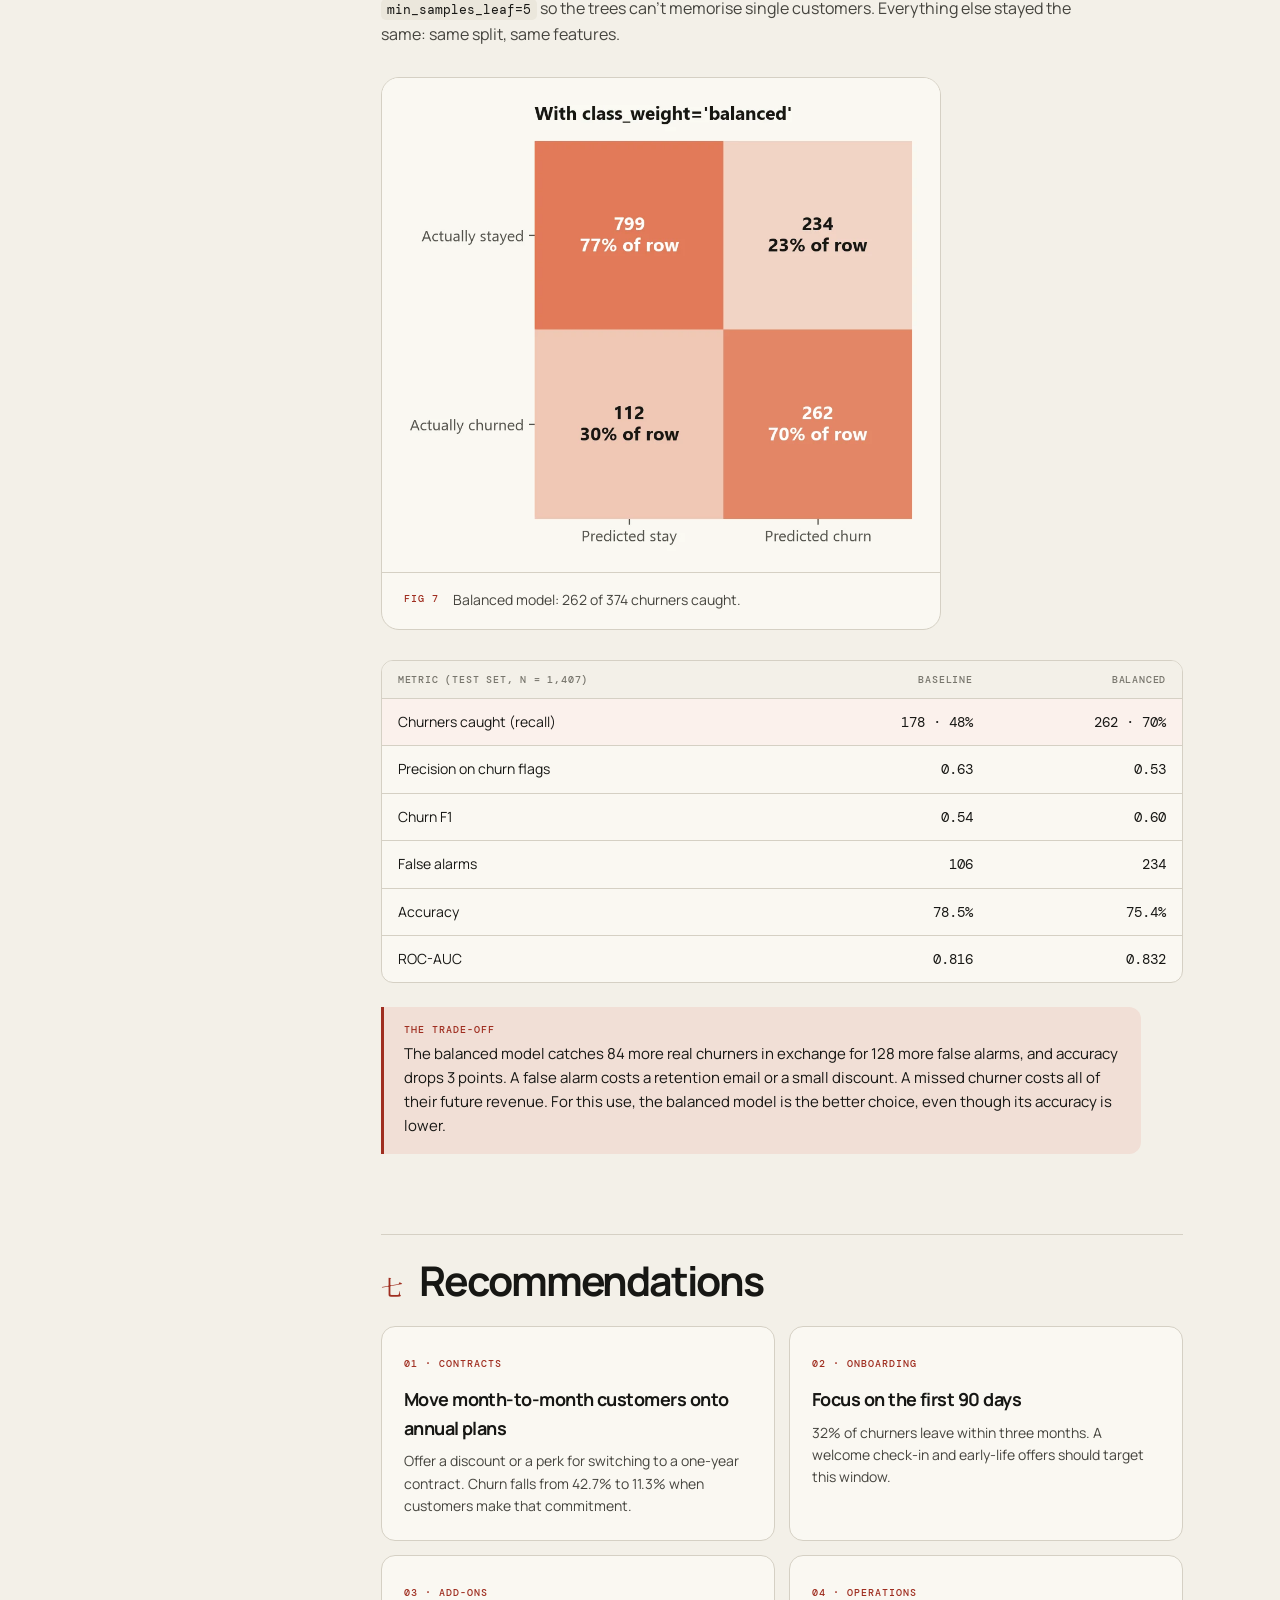
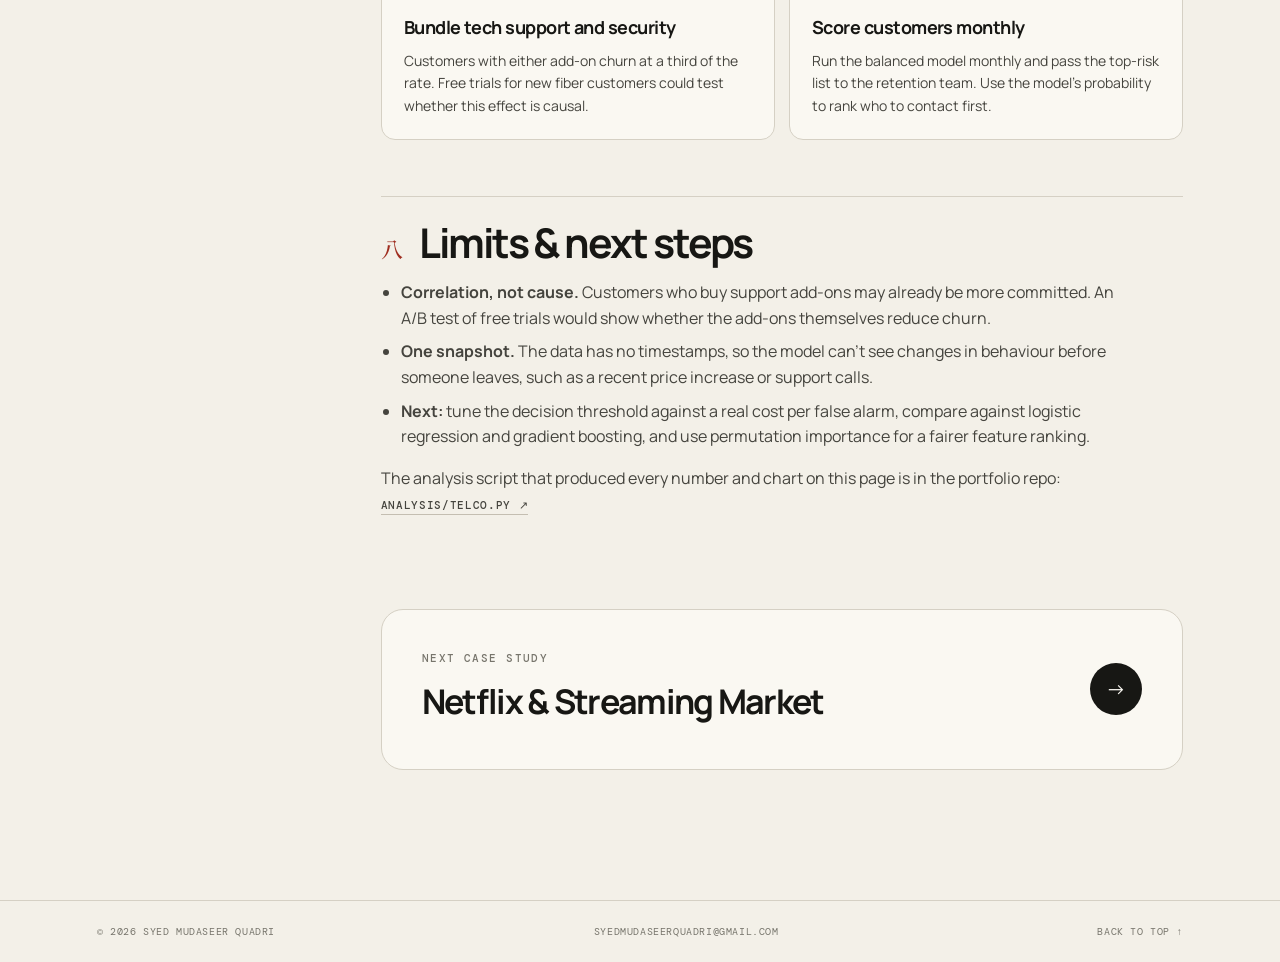
<file: telecom-churn.html>
<!doctype html>
<html lang="en">
<head>
  <meta charset="utf-8">
  <meta name="viewport" content="width=device-width,initial-scale=1">
  <meta name="description" content="Case study: predicting telecom customer churn on 7,043 customers with EDA and a Random Forest. By Syed Mudaseer Quadri.">
  <title>Telecom Churn · Case Study</title>
  <link rel="preconnect" href="https://fonts.googleapis.com">
  <link rel="preconnect" href="https://fonts.gstatic.com" crossorigin>
  <link href="https://fonts.googleapis.com/css2?family=DM+Mono:wght@400;500&family=Manrope:wght@400;500;600;700;800&family=Noto+Serif+JP:wght@500;600&display=swap" rel="stylesheet">
  <link rel="stylesheet" href="style.css">
</head>
<body>
  <header class="nav">
    <div class="wrap">
      <a class="brand" href="index.html"><span class="brand-mark">修</span>Syed Mudaseer</a>
      <nav class="nav-links" id="nav-links"><a href="index.html#work" aria-current="page">Work</a><a href="index.html#approach">Approach</a><a href="index.html#skills">Skills</a><a href="index.html#about">About</a></nav>
      <a class="nav-cta" href="resume.html">Résumé ↗</a>
      <button class="menu-btn" aria-expanded="false" aria-controls="nav-links">Menu</button>
    </div>
  </header>

  <main>
    <section class="wrap cs-hero">
      <div class="crumbs"><a href="index.html#work">← All work</a> · Case study 01</div>
      <div class="eyebrow"><span class="dot"></span>Data analysis &amp; machine learning · Nov 2025</div>
      <h1>Who leaves a telecom, and <em>can we catch them in time?</em></h1>
      <p class="lede cs-lede">A telecom loses about one customer in four. I explored 7,043 customer records to find what separates those who leave from those who stay. Then I trained a Random Forest to flag at-risk customers, and retuned it until it caught 70% of real churners instead of 48%.</p>

      <div class="cs-facts">
        <div><span>Role</span><strong>Solo: analysis, modelling, write-up</strong></div>
        <div><span>Tools</span><strong>Python · Pandas · Seaborn · scikit-learn</strong></div>
        <div><span>Data</span><strong>IBM Telco Customer Churn, 7,043 × 21</strong></div>
        <div><span>Code</span><strong><a href="https://github.com/SyedMudaseerQuadri/telco-churn-project" target="_blank" rel="noreferrer">telco-churn-project ↗</a></strong></div>
      </div>

      <div class="headline-nums">
        <div class="num"><strong class="hot">26.5%</strong><span>of customers churned (1,869 of 7,043)</span></div>
        <div class="num"><strong>42.7%</strong><span>churn on month-to-month contracts, vs 2.8% on two-year</span></div>
        <div class="num"><strong>10 mo</strong><span>median tenure of churners, vs 38 months for those who stayed</span></div>
        <div class="num"><strong class="hot">48% → 70%</strong><span>share of real churners the model catches, after retuning</span></div>
      </div>
    </section>

    <div class="wrap cs-layout">
      <nav class="toc" aria-label="On this page">
        <p class="eyebrow">On this page</p>
        <a href="#question">The question</a><a href="#data">The data</a><a href="#clean">Cleaning</a><a href="#explore">Exploration</a><a href="#model">Baseline model</a><a href="#improve">Catching more churners</a><a href="#recs">Recommendations</a><a href="#limits">Limits &amp; next steps</a>
      </nav>

      <article class="cs-body">
        <section class="beat" id="question">
          <div class="beat-head"><b>壱</b><h2>The question</h2></div>
          <p>Winning a new subscriber costs a telecom far more than keeping an existing one. So the useful question isn't "how many people left?" It's <strong>"which customers are about to leave, and why?"</strong> That breaks down into two jobs:</p>
          <ul>
            <li><strong>Explain:</strong> find the customer traits linked to churn, so the business knows where to act.</li>
            <li><strong>Predict:</strong> score each customer's churn risk so a retention team can reach them before they cancel.</li>
          </ul>
        </section>

        <section class="beat" id="data">
          <div class="beat-head"><b>弐</b><h2>The data</h2></div>
          <p>The IBM Telco Customer Churn dataset has one row per customer: <strong>7,043 customers and 21 columns</strong>. The columns cover four areas:</p>
          <div class="table-wrap">
            <table>
              <thead><tr><th>Group</th><th>Columns</th></tr></thead>
              <tbody>
                <tr><td>Account</td><td>tenure (months), Contract, PaperlessBilling, PaymentMethod, MonthlyCharges, TotalCharges</td></tr>
                <tr><td>Services</td><td>PhoneService, MultipleLines, InternetService, OnlineSecurity, OnlineBackup, DeviceProtection, TechSupport, StreamingTV, StreamingMovies</td></tr>
                <tr><td>Demographics</td><td>gender, SeniorCitizen, Partner, Dependents</td></tr>
                <tr class="hl"><td>Target</td><td><code>Churn</code>: Yes (1,869) / No (5,174)</td></tr>
              </tbody>
            </table>
          </div>
          <p>The classes are imbalanced: only 26.5% of rows are churners. That matters later, because a model can score 73% accuracy by always predicting "stays" and never catch anyone.</p>
        </section>

        <section class="beat" id="clean">
          <div class="beat-head"><b>参</b><h2>Cleaning</h2></div>
          <p><code>df.info()</code> showed that <code>TotalCharges</code> was stored as text, not numbers. Converting it with <code>pd.to_numeric(errors="coerce")</code> exposed <strong>11 blank values</strong>. All 11 were brand-new customers with <code>tenure = 0</code>, so they had never been billed. I dropped them, leaving <strong>7,032 rows</strong>, which is 0.16% of the data.</p>
          <p>For modelling, I mapped <code>Churn</code> to 1/0, dropped the <code>customerID</code> column and one-hot encoded the categorical columns with <code>pd.get_dummies(drop_first=True)</code>. That produced <strong>30 numeric features</strong>.</p>
        </section>

        <section class="beat" id="explore">
          <div class="beat-head"><b>四</b><h2>Exploration</h2></div>
          <p>I started with the commitment a customer has made: their contract.</p>
          <figure class="figure">
            <button type="button" aria-label="Enlarge chart"><img src="assets/telco/contract.webp" alt="Bar chart of churn rate by contract type: month-to-month 42.7% of 3,875 customers, one year 11.3% of 1,473, two year 2.8% of 1,695." width="1453" height="951" loading="lazy"></button>
            <figcaption><b>Fig 1</b><span>Contract type is the sharpest split in the data. Month-to-month customers churn 15 times as often as two-year customers.</span></figcaption>
          </figure>
          <div class="insight"><strong>Insight</strong><p>88.6% of all churners were on month-to-month plans. Any retention plan that ignores contract length is aiming at the wrong customers.</p></div>

          <p>Next I looked at the add-on services. Customers without tech support or online security churned at almost three times the rate of customers who had them.</p>
          <figure class="figure">
            <button type="button" aria-label="Enlarge chart"><img src="assets/telco/support.webp" alt="Grouped bar chart: churn is about 42% for customers without tech support or online security, about 15% with them, and 7% for customers with no internet." width="1453" height="921" loading="lazy"></button>
            <figcaption><b>Fig 2</b><span>Support add-ons line up with loyalty: 41.6% vs 15.2% churn for tech support, and 41.8% vs 14.6% for online security.</span></figcaption>
          </figure>

          <p>Then I looked at time. Churn is concentrated in the first few months of a customer's life.</p>
          <figure class="figure">
            <button type="button" aria-label="Enlarge chart"><img src="assets/telco/tenure.webp" alt="Step histogram of tenure. Churners pile up at 0 to 3 months (32% of them), while customers who stayed spread evenly with a peak near 70 months." width="1453" height="963" loading="lazy"></button>
            <figcaption><b>Fig 3</b><span>Tenure is the clearest behavioural signal. The median churner left at 10 months, while the median customer who stayed had been there 38 months.</span></figcaption>
          </figure>

          <p>Finally, I compared monthly charges between the two groups.</p>
          <figure class="figure">
            <button type="button" aria-label="Enlarge chart"><img src="assets/telco/charges.webp" alt="Box plot of monthly charges: churners have a median of about $80, and customers who stayed have a median of about $64." width="1464" height="810" loading="lazy"></button>
            <figcaption><b>Fig 4</b><span>Churners pay more each month (median $79.65 vs $64.43). The gap tracks fiber-optic internet, where churn is 41.9% vs 19.0% on DSL.</span></figcaption>
          </figure>
          <div class="insight"><strong>Insight</strong><p>Risk stacks up across separate traits: month-to-month contracts (42.7% churn), fiber internet (41.9%), electronic-check payment (45.3%), no support add-ons (about 42%) and a short tenure. Each rate is measured on its own, and each trait is something the business can change through pricing or onboarding.</p></div>
        </section>

        <section class="beat" id="model">
          <div class="beat-head"><b>五</b><h2>Baseline model</h2></div>
          <p>I split the data 80/20 (<code>random_state=42</code>) and trained a <code>RandomForestClassifier</code> with 100 trees. Random Forest handles mixed numeric and one-hot features without scaling, and it shows which features it relies on.</p>
          <div class="fig-pair">
            <figure class="figure">
              <button type="button" aria-label="Enlarge chart"><img src="assets/telco/cm_baseline.webp" alt="Confusion matrix for the baseline model: 927 true stays, 106 false alarms, 196 missed churners, 178 caught churners." width="1002" height="886" loading="lazy"></button>
              <figcaption><b>Fig 5</b><span>Baseline: 78.5% accuracy, but only 178 of 374 churners caught.</span></figcaption>
            </figure>
            <figure class="figure">
              <button type="button" aria-label="Enlarge chart"><img src="assets/telco/importance.webp" alt="Horizontal bar chart of the top 10 feature importances: TotalCharges 0.193, MonthlyCharges 0.170, tenure 0.168, fiber optic 0.040, electronic check 0.035." width="1713" height="994" loading="lazy"></button>
              <figcaption><b>Fig 6</b><span>The model leans on charges and tenure, which matches what the EDA found.</span></figcaption>
            </figure>
          </div>
          <p>On paper, 78.5% accuracy and a ROC-AUC of 0.816 look fine. The confusion matrix tells a different story: the model <strong>missed 196 of the 374 churners (52%)</strong>. For a retention team, a missed churner is the expensive mistake. It's a customer who leaves without anyone reaching out.</p>
          <p>One caution on Fig 6: impurity-based importance favours continuous columns like charges and tenure over 0/1 dummies. Contract type looks weaker here than it did in the EDA partly for that reason.</p>
        </section>

        <section class="beat" id="improve">
          <div class="beat-head"><b>六</b><h2>Catching more churners</h2></div>
          <p>When I re-ran the project for this case study, I tested one change to fix the recall problem. I set <code>class_weight="balanced"</code> so each churner counts about three times as much during training, and <code>min_samples_leaf=5</code> so the trees can't memorise single customers. Everything else stayed the same: same split, same features.</p>
          <figure class="figure" style="max-width:560px">
            <button type="button" aria-label="Enlarge chart"><img src="assets/telco/cm_balanced.webp" alt="Confusion matrix with balanced class weights: 799 true stays, 234 false alarms, 112 missed churners, 262 caught churners." width="1002" height="886" loading="lazy"></button>
            <figcaption><b>Fig 7</b><span>Balanced model: 262 of 374 churners caught.</span></figcaption>
          </figure>
          <div class="table-wrap">
            <table>
              <thead><tr><th>Metric (test set, n = 1,407)</th><th class="n">Baseline</th><th class="n">Balanced</th></tr></thead>
              <tbody>
                <tr class="hl"><td>Churners caught (recall)</td><td class="n">178 · 48%</td><td class="n">262 · 70%</td></tr>
                <tr><td>Precision on churn flags</td><td class="n">0.63</td><td class="n">0.53</td></tr>
                <tr><td>Churn F1</td><td class="n">0.54</td><td class="n">0.60</td></tr>
                <tr><td>False alarms</td><td class="n">106</td><td class="n">234</td></tr>
                <tr><td>Accuracy</td><td class="n">78.5%</td><td class="n">75.4%</td></tr>
                <tr><td>ROC-AUC</td><td class="n">0.816</td><td class="n">0.832</td></tr>
              </tbody>
            </table>
          </div>
          <div class="insight"><strong>The trade-off</strong><p>The balanced model catches 84 more real churners in exchange for 128 more false alarms, and accuracy drops 3 points. A false alarm costs a retention email or a small discount. A missed churner costs all of their future revenue. For this use, the balanced model is the better choice, even though its accuracy is lower.</p></div>
        </section>

        <section class="beat" id="recs">
          <div class="beat-head"><b>七</b><h2>Recommendations</h2></div>
          <div class="recs">
            <div class="rec"><span>01 · CONTRACTS</span><h3>Move month-to-month customers onto annual plans</h3><p>Offer a discount or a perk for switching to a one-year contract. Churn falls from 42.7% to 11.3% when customers make that commitment.</p></div>
            <div class="rec"><span>02 · ONBOARDING</span><h3>Focus on the first 90 days</h3><p>32% of churners leave within three months. A welcome check-in and early-life offers should target this window.</p></div>
            <div class="rec"><span>03 · ADD-ONS</span><h3>Bundle tech support and security</h3><p>Customers with either add-on churn at a third of the rate. Free trials for new fiber customers could test whether this effect is causal.</p></div>
            <div class="rec"><span>04 · OPERATIONS</span><h3>Score customers monthly</h3><p>Run the balanced model monthly and pass the top-risk list to the retention team. Use the model's probability to rank who to contact first.</p></div>
          </div>
        </section>

        <section class="beat" id="limits">
          <div class="beat-head"><b>八</b><h2>Limits &amp; next steps</h2></div>
          <ul>
            <li><strong>Correlation, not cause.</strong> Customers who buy support add-ons may already be more committed. An A/B test of free trials would show whether the add-ons themselves reduce churn.</li>
            <li><strong>One snapshot.</strong> The data has no timestamps, so the model can't see changes in behaviour before someone leaves, such as a recent price increase or support calls.</li>
            <li><strong>Next:</strong> tune the decision threshold against a real cost per false alarm, compare against logistic regression and gradient boosting, and use permutation importance for a fairer feature ranking.</li>
          </ul>
          <p>The analysis script that produced every number and chart on this page is in the portfolio repo: <a class="text-link" href="https://github.com/SyedMudaseerQuadri/data-science-portfolio/tree/main/analysis" target="_blank" rel="noreferrer">analysis/telco.py ↗</a></p>
        </section>

        <a class="next-case" href="netflix-streaming.html"><div><div class="eyebrow">Next case study</div><h3>Netflix &amp; Streaming Market</h3></div><i>→</i></a>
      </article>
    </div>
  </main>
  <footer><div class="wrap"><span>© 2026 Syed Mudaseer Quadri</span><a href="mailto:syedmudaseerquadri@gmail.com">syedmudaseerquadri@gmail.com</a><a href="#">Back to top ↑</a></div></footer>
  <script src="script.js"></script>
</body>
</html>
</file>
<file: style.css>
:root{
  --paper:#f3f0e8;--paper-2:#ebe7dc;--paper-3:#e3ded1;--white:#faf8f2;
  --ink:#171714;--ink-2:#45443e;--muted:#77756c;--line:#d5d0c4;--line-2:#c4beb1;
  --accent:#9f2e20;--accent-soft:#f1dfd6;
  --mono:"DM Mono",ui-monospace,monospace;--sans:"Manrope",system-ui,sans-serif;--serif:"Noto Serif JP",serif;
  --gutter:clamp(16px,6vw,96px);--max:1240px;--radius:14px;
}
*{box-sizing:border-box}
html{scroll-behavior:smooth;-webkit-text-size-adjust:100%}
body{margin:0;background:var(--paper);color:var(--ink);font-family:var(--sans);line-height:1.6;overflow-x:hidden}
body:before{content:"";position:fixed;inset:0;pointer-events:none;opacity:.035;background-image:radial-gradient(#000 1px,transparent 1px);background-size:5px 5px;z-index:50}
a{color:inherit;text-decoration:none}
img{max-width:100%;height:auto;display:block}
:focus-visible{outline:2px solid var(--accent);outline-offset:3px}
.wrap{max-width:var(--max);margin:0 auto;padding:0 var(--gutter)}
.eyebrow{font:500 11px/1.5 var(--mono);letter-spacing:.13em;color:var(--muted);text-transform:uppercase}
.dot{display:inline-block;width:7px;height:7px;border-radius:50%;background:var(--accent);margin-right:8px;vertical-align:1px}

/* nav */
.nav{position:sticky;top:0;z-index:40;background:rgba(243,240,232,.88);backdrop-filter:blur(16px);-webkit-backdrop-filter:blur(16px);border-bottom:1px solid var(--line)}
.nav .wrap{height:72px;display:flex;align-items:center;justify-content:space-between;gap:24px}
.brand{font-weight:800;letter-spacing:-.03em;white-space:nowrap}
.brand-mark{font-family:var(--serif);font-size:19px;margin-right:8px;color:var(--accent)}
.nav-links{display:flex;gap:30px;font:500 11px var(--mono);text-transform:uppercase;letter-spacing:.06em}
.nav-links a{padding:6px 0;border-bottom:1px solid transparent;transition:color .2s,border-color .2s}
.nav-links a:hover,.nav-links a[aria-current]{color:var(--accent);border-color:currentColor}
.nav-cta{font:500 11px var(--mono);text-transform:uppercase;letter-spacing:.06em;border:1px solid var(--ink);padding:9px 14px;border-radius:999px;transition:.2s;white-space:nowrap}
.nav-cta:hover{background:var(--ink);color:var(--white)}
.menu-btn{display:none;background:none;border:1px solid var(--ink);border-radius:999px;font:500 11px var(--mono);text-transform:uppercase;padding:9px 14px;color:var(--ink);cursor:pointer}

/* buttons */
.button{display:inline-flex;align-items:center;justify-content:space-between;gap:28px;padding:15px 20px;border:1px solid var(--ink);border-radius:999px;font-size:13px;font-weight:700;transition:.25s}
.button-dark{background:var(--ink);color:var(--white)}
.button-dark:hover{background:var(--accent);border-color:var(--accent);transform:translateY(-2px)}
.button-light:hover{background:var(--ink);color:var(--white)}
.text-link{font:500 11px var(--mono);text-transform:uppercase;letter-spacing:.06em;border-bottom:1px solid var(--line-2);padding-bottom:2px}
.text-link:hover{color:var(--accent);border-color:var(--accent)}

/* hero */
.hero{display:grid;grid-template-columns:1.1fr .9fr;gap:clamp(32px,5vw,80px);align-items:center;padding-top:clamp(56px,9vw,120px);padding-bottom:clamp(56px,8vw,100px)}
.hero h1{font-size:clamp(46px,7vw,104px);line-height:.95;letter-spacing:-.065em;margin:24px 0 28px}
.hero h1 em{font-family:var(--serif);font-style:normal;font-weight:500;letter-spacing:-.05em;color:var(--accent)}
.hero-text{max-width:600px;font-size:17px;line-height:1.75;color:var(--ink-2);margin:0}
.hero-actions{display:flex;flex-wrap:wrap;align-items:center;gap:22px;margin-top:34px}
.hero-panel{background:var(--ink);color:var(--white);border-radius:22px;padding:28px;box-shadow:0 30px 60px -30px rgba(23,23,20,.45);position:relative;overflow:hidden}
.hero-panel:after{content:"縁";position:absolute;right:-10px;bottom:-40px;font:500 180px/1 var(--serif);color:rgba(255,255,255,.04)}
.hero-panel .eyebrow{color:#a8a59b}
.panel-title{font-size:20px;font-weight:700;letter-spacing:-.03em;margin:10px 0 22px}
.bars{display:grid;gap:14px}
.bar-row{display:grid;grid-template-columns:118px 1fr 52px;align-items:center;gap:12px;font-size:13px}
.bar-row span:first-child{color:#cfccc1}
.bar-track{height:10px;background:#2b2a26;border-radius:999px;overflow:hidden}
.bar-fill{height:100%;border-radius:999px;background:#e07a52;transform-origin:left;animation:grow 1.2s cubic-bezier(.2,.8,.2,1) both}
.bar-fill.cool{background:#8a877d}
.bar-row b{text-align:right;font:500 13px var(--mono)}
.panel-foot{display:flex;justify-content:space-between;gap:12px;margin-top:24px;padding-top:18px;border-top:1px solid #34332e;font:11px var(--mono);color:#a8a59b;text-transform:uppercase;letter-spacing:.06em}
.panel-foot a{color:var(--white);border-bottom:1px solid #6b685f}
.panel-foot a:hover{color:#e07a52;border-color:#e07a52}
@keyframes grow{from{transform:scaleX(0)}}

/* stats strip */
.stats{border-top:1px solid var(--line);border-bottom:1px solid var(--line);background:var(--white)}
.stats .wrap{display:grid;grid-template-columns:repeat(4,1fr)}
.stat{padding:26px 22px;border-left:1px solid var(--line)}
.stat:first-child{border-left:0;padding-left:0}
.stat strong{display:block;font-size:clamp(26px,3.2vw,40px);letter-spacing:-.05em;line-height:1.1}
.stat span{font:11px var(--mono);color:var(--muted);text-transform:uppercase;letter-spacing:.06em}

/* sections */
.section{padding:clamp(72px,10vw,130px) 0}
.section-intro{display:grid;grid-template-columns:64px 1fr;gap:24px;margin-bottom:52px}
.section-number{font:500 34px/1 var(--serif);color:var(--accent)}
.section-intro h2{font-size:clamp(34px,4.6vw,62px);line-height:1;letter-spacing:-.06em;margin:12px 0 14px}
.section-intro p{color:var(--muted);max-width:640px;margin:0}

/* featured case-study cards */
.case-list{display:grid;gap:28px}
.case-card{display:grid;grid-template-columns:1fr 1.05fr;border:1px solid var(--line);border-radius:22px;background:var(--white);overflow:hidden;transition:transform .35s,box-shadow .35s,border-color .35s}
.case-card:hover{transform:translateY(-4px);box-shadow:0 28px 50px -34px rgba(23,23,20,.45);border-color:var(--line-2)}
.case-card:nth-child(even) .case-media{order:2}
.case-media{background:var(--paper-2);padding:clamp(18px,3vw,34px);display:flex;align-items:center}
.case-media img{width:100%;border-radius:10px;box-shadow:0 14px 30px -20px rgba(23,23,20,.4);border:1px solid var(--line)}
.case-body{padding:clamp(24px,4vw,48px);display:flex;flex-direction:column}
.case-meta{display:flex;justify-content:space-between;gap:12px;font:500 10px var(--mono);letter-spacing:.12em;text-transform:uppercase;color:var(--muted)}
.case-body h3{font-size:clamp(26px,3vw,38px);line-height:1.05;letter-spacing:-.05em;margin:18px 0 14px}
.case-body p{color:var(--ink-2);font-size:15px;margin:0 0 22px}
.case-kpis{display:grid;grid-template-columns:repeat(3,1fr);gap:1px;background:var(--line);border:1px solid var(--line);border-radius:12px;overflow:hidden;margin-bottom:22px}
.case-kpis div{background:var(--white);padding:14px}
.case-kpis strong{display:block;font-size:22px;letter-spacing:-.04em}
.case-kpis span{font:10px/1.4 var(--mono);color:var(--muted);text-transform:uppercase}
.tags{display:flex;flex-wrap:wrap;gap:7px;margin-bottom:26px}
.tags span{font:500 10px var(--mono);border:1px solid var(--line);border-radius:999px;padding:6px 10px;text-transform:uppercase;letter-spacing:.05em}
.case-link{margin-top:auto;display:inline-flex;align-items:center;gap:10px;font-weight:700;font-size:14px}
.case-link i{font-style:normal;display:inline-grid;place-items:center;width:36px;height:36px;border-radius:50%;background:var(--ink);color:var(--white);transition:.25s}
.case-card:hover .case-link i{background:var(--accent);transform:translateX(4px)}

.other-head{margin:70px 0 18px}
.other-grid{display:grid;grid-template-columns:1fr 1fr;gap:18px}
.other{border:1px solid var(--line);border-radius:var(--radius);padding:26px;background:transparent}
.other h4{font-size:20px;letter-spacing:-.03em;margin:12px 0 8px}
.other p{color:var(--ink-2);font-size:14px;margin:0 0 16px}
.other .note{font:11px var(--mono);color:var(--muted);border-top:1px dashed var(--line-2);padding-top:12px;margin:0}

/* approach */
.approach-section{background:var(--ink);color:var(--white)}
.approach-section .section-intro p,.approach-section .eyebrow{color:#a8a59b}
.process{display:grid;grid-template-columns:repeat(5,1fr);border-top:1px solid #3a3934}
.process-step{padding:30px 22px 10px 0;border-right:1px solid #3a3934;margin-right:22px}
.process-step:last-child{border-right:0;margin-right:0}
.process-step span{font:11px var(--mono);color:#e07a52}
.process-step h3{font-size:22px;margin:34px 0 10px;letter-spacing:-.04em}
.process-step p{font-size:13px;color:#b5b2a8;margin:0}

/* skills */
.skills-layout{display:grid;grid-template-columns:1.2fr .8fr;gap:clamp(32px,7vw,100px)}
.skill-cloud{display:flex;flex-wrap:wrap;gap:9px;align-content:flex-start}
.skill-cloud span{border:1px solid var(--line);border-radius:999px;padding:11px 16px;font-size:13px}
.skill-cloud .big{font-size:19px;background:var(--paper-2)}
.skill-side{border-top:1px solid var(--line)}
.skill-side div{padding:20px 0;border-bottom:1px solid var(--line)}
.skill-side span{display:block;font:10px var(--mono);color:var(--muted);margin-bottom:6px;letter-spacing:.08em}
.skill-side strong{font-size:14px;font-weight:600}

/* about */
.about-section{background:var(--paper-2)}
.about-grid{display:grid;grid-template-columns:1.2fr .8fr;gap:clamp(32px,8vw,120px)}
.about-copy .large{font-size:clamp(22px,2.4vw,28px);line-height:1.4;letter-spacing:-.03em;margin-top:0}
.about-copy p:not(.large){color:var(--ink-2);max-width:640px}
.portrait{margin:0 0 28px;max-width:340px;background:var(--white);border:1px solid var(--line-2);border-radius:18px;padding:10px;box-shadow:0 24px 44px -30px rgba(23,23,20,.45);transform:rotate(-1.5deg)}
.portrait img{width:100%;border-radius:12px;aspect-ratio:4/5;object-fit:cover}
.portrait figcaption{padding:12px 6px 4px;font:500 11px var(--mono);text-transform:uppercase;letter-spacing:.08em;color:var(--muted)}
.facts{border-top:1px solid var(--line-2)}
.facts>div{padding:20px 0;border-bottom:1px solid var(--line-2)}
.facts span,.facts small{display:block;font:10px var(--mono);color:var(--muted);letter-spacing:.06em}
.facts strong{display:block;font-size:16px;margin:6px 0}

/* contact */
.contact{text-align:center;display:flex;flex-direction:column;align-items:center}
.contact-mark{font:500 26px var(--serif);color:var(--accent);margin-bottom:16px}
.contact h2{font-size:clamp(40px,6vw,86px);line-height:.95;letter-spacing:-.065em;max-width:900px;margin:18px 0}
.contact>p{max-width:580px;color:var(--muted)}
.contact-actions{display:flex;flex-wrap:wrap;justify-content:center;gap:10px;margin-top:26px}
.socials{display:flex;gap:24px;margin-top:40px;font:11px var(--mono);text-transform:uppercase}
.socials a{border-bottom:1px solid}
.socials a:hover{color:var(--accent)}
footer{border-top:1px solid var(--line)}
footer .wrap{padding-top:24px;padding-bottom:24px;display:flex;justify-content:space-between;gap:12px;font:10px var(--mono);color:var(--muted);text-transform:uppercase;letter-spacing:.06em}

/* ---------- case-study pages ---------- */
.cs-hero{padding-top:clamp(48px,7vw,96px);padding-bottom:40px}
.crumbs{font:11px var(--mono);text-transform:uppercase;letter-spacing:.06em;color:var(--muted);margin-bottom:28px}
.crumbs a:hover{color:var(--accent)}
.cs-hero h1{font-size:clamp(40px,6.4vw,92px);line-height:.95;letter-spacing:-.065em;margin:18px 0 24px;max-width:1000px}
.cs-hero h1 em{font-family:var(--serif);font-style:normal;font-weight:500;color:var(--accent)}
.cs-lede{font-size:clamp(17px,1.6vw,20px);line-height:1.65;color:var(--ink-2);max-width:760px;margin:0}
.cs-facts{display:grid;grid-template-columns:repeat(4,1fr);border-top:1px solid var(--line);border-bottom:1px solid var(--line);margin-top:48px}
.cs-facts div{padding:20px 18px 20px 0}
.cs-facts div+div{padding-left:18px;border-left:1px solid var(--line)}
.cs-facts span{display:block;font:10px var(--mono);color:var(--muted);text-transform:uppercase;letter-spacing:.08em;margin-bottom:6px}
.cs-facts strong{font-size:14px;font-weight:600}
.cs-facts a{border-bottom:1px solid var(--line-2)}
.cs-facts a:hover{color:var(--accent);border-color:var(--accent)}
.headline-nums{display:grid;grid-template-columns:repeat(4,1fr);gap:14px;margin-top:40px}
.num{background:var(--white);border:1px solid var(--line);border-radius:var(--radius);padding:22px}
.num strong{display:block;font-size:clamp(30px,3.6vw,46px);letter-spacing:-.06em;line-height:1}
.num strong.hot{color:var(--accent)}
.num span{display:block;font-size:13px;color:var(--ink-2);margin-top:10px;line-height:1.45}

.cs-layout{display:grid;grid-template-columns:220px 1fr;gap:clamp(32px,5vw,72px);padding-top:40px;padding-bottom:40px}
.toc{position:sticky;top:96px;align-self:start;border-left:1px solid var(--line);padding-left:18px}
.toc p{margin:0 0 12px}
.toc a{display:block;font-size:13px;color:var(--muted);padding:5px 0;transition:color .2s}
.toc a:hover,.toc a.on{color:var(--ink);font-weight:600}
.toc a.on:before{content:"";display:inline-block;width:6px;height:6px;border-radius:50%;background:var(--accent);margin:0 8px 1px -22px}
.cs-body{min-width:0}
.beat{padding:24px 0 56px;border-top:1px solid var(--line);scroll-margin-top:90px}
.beat-head{display:flex;align-items:baseline;gap:16px;margin-bottom:8px}
.beat-head b{font:500 22px var(--serif);color:var(--accent)}
.beat h2{font-size:clamp(28px,3.2vw,42px);letter-spacing:-.05em;line-height:1.05;margin:0}
.beat>p,.beat li{font-size:16px;color:var(--ink-2);max-width:720px}
.beat ul{padding-left:20px}
.beat li{margin:8px 0}
.beat code{font:13px var(--mono);background:var(--paper-2);padding:2px 6px;border-radius:5px;color:var(--ink)}
.figure{margin:30px 0;background:var(--white);border:1px solid var(--line);border-radius:18px;overflow:hidden}
.figure button{all:unset;display:block;width:100%;cursor:zoom-in}
.figure button:focus-visible{outline:2px solid var(--accent);outline-offset:-4px}
.figure img{width:100%;height:auto}
.figure figcaption{display:grid;grid-template-columns:auto 1fr;gap:4px 14px;padding:16px 22px 18px;border-top:1px solid var(--line);font-size:14px;color:var(--ink-2)}
.figure figcaption b{font:500 10px var(--mono);color:var(--accent);text-transform:uppercase;letter-spacing:.1em;padding-top:3px}
.fig-pair{display:grid;grid-template-columns:1fr 1fr;gap:18px;margin:30px 0}
.fig-pair .figure{margin:0}
.insight{border-left:3px solid var(--accent);background:var(--accent-soft);border-radius:0 12px 12px 0;padding:16px 20px;margin:24px 0;max-width:760px}
.insight strong{display:block;font:500 10px var(--mono);text-transform:uppercase;letter-spacing:.1em;color:var(--accent);margin-bottom:6px}
.insight p{margin:0;font-size:15px;color:var(--ink)}
.table-wrap{overflow-x:auto;margin:24px 0;border:1px solid var(--line);border-radius:12px;background:var(--white)}
table{border-collapse:collapse;width:100%;font-size:14px;min-width:480px}
th,td{padding:12px 16px;text-align:left;border-bottom:1px solid var(--line)}
th{font:500 10px var(--mono);text-transform:uppercase;letter-spacing:.08em;color:var(--muted);background:var(--paper)}
td.n,th.n{text-align:right;font-family:var(--mono)}
tr:last-child td{border-bottom:0}
tr.hl td{background:#fbf1ec}
.recs{display:grid;grid-template-columns:1fr 1fr;gap:14px;margin-top:24px}
.rec{border:1px solid var(--line);border-radius:var(--radius);padding:22px;background:var(--white)}
.rec span{font:500 10px var(--mono);color:var(--accent);letter-spacing:.1em}
.rec h3{font-size:18px;letter-spacing:-.03em;margin:10px 0 8px}
.rec p{margin:0;font-size:14px;color:var(--ink-2)}
.next-case{display:flex;justify-content:space-between;align-items:center;gap:20px;border:1px solid var(--line);border-radius:22px;padding:clamp(22px,4vw,40px);margin:20px 0 90px;background:var(--white);transition:.3s}
.next-case:hover{border-color:var(--ink);transform:translateY(-3px)}
.next-case h3{font-size:clamp(22px,3vw,34px);letter-spacing:-.05em;margin:8px 0 0}
.next-case i{font-style:normal;flex:none;width:52px;height:52px;border-radius:50%;display:grid;place-items:center;background:var(--ink);color:var(--white);font-size:20px}

/* lightbox */
.lightbox{position:fixed;inset:0;z-index:60;background:rgba(23,23,20,.86);display:none;align-items:center;justify-content:center;padding:24px;cursor:zoom-out}
.lightbox.open{display:flex}
.lightbox img{max-width:min(1400px,100%);max-height:100%;border-radius:12px;background:var(--white)}
.lightbox button{position:absolute;top:18px;right:18px;background:var(--white);border:0;border-radius:999px;padding:10px 16px;font:500 11px var(--mono);text-transform:uppercase;cursor:pointer}

/* reveal */
.reveal{opacity:0;transform:translateY(16px);transition:opacity .7s ease,transform .7s ease}
.reveal.is-visible{opacity:1;transform:none}
@media (prefers-reduced-motion:reduce){*{animation:none!important;transition:none!important;scroll-behavior:auto!important}.reveal{opacity:1;transform:none}}

/* responsive */
@media(max-width:1000px){
  .hero,.skills-layout,.about-grid{grid-template-columns:1fr}
  .case-card{grid-template-columns:1fr}
  .case-card:nth-child(even) .case-media{order:0}
  .process{grid-template-columns:1fr 1fr}
  .process-step{border-right:0;margin-right:0;border-bottom:1px solid #3a3934;padding-bottom:24px}
  .cs-layout{grid-template-columns:1fr}
  .toc{display:none}
  .headline-nums{grid-template-columns:1fr 1fr}
}
@media(max-width:760px){
  .nav-links{display:none;position:absolute;top:72px;left:0;right:0;flex-direction:column;gap:0;background:var(--paper);border-bottom:1px solid var(--line);padding:8px var(--gutter) 16px}
  .nav-links.open{display:flex}
  .nav-links a{padding:14px 0;border-bottom:1px solid var(--line)}
  .menu-btn{display:inline-block}
  .nav-cta{display:none}
  .stats .wrap{grid-template-columns:1fr 1fr}
  .stat{padding:20px 0 20px 16px}
  .stat:nth-child(odd){border-left:0;padding-left:0}
  .stat:nth-child(n+3){border-top:1px solid var(--line)}
  .other-grid,.fig-pair,.recs{grid-template-columns:1fr}
  .process{grid-template-columns:1fr}
  .section-intro{grid-template-columns:1fr;gap:6px}
  .cs-facts{grid-template-columns:1fr 1fr}
  .cs-facts div,.cs-facts div+div{padding:16px 12px 16px 0;border-left:0}
  .cs-facts div:nth-child(even){padding-left:12px;border-left:1px solid var(--line)}
  .cs-facts div:nth-child(n+3){border-top:1px solid var(--line)}
  .bar-row{grid-template-columns:96px 1fr 46px}
  .case-kpis strong{font-size:18px}
  .figure figcaption{grid-template-columns:1fr}
  footer .wrap{flex-direction:column}
}
@media(max-width:420px){.headline-nums{grid-template-columns:1fr}}
@media print{.nav,.toc,.lightbox,body:before{display:none}}
</file>
